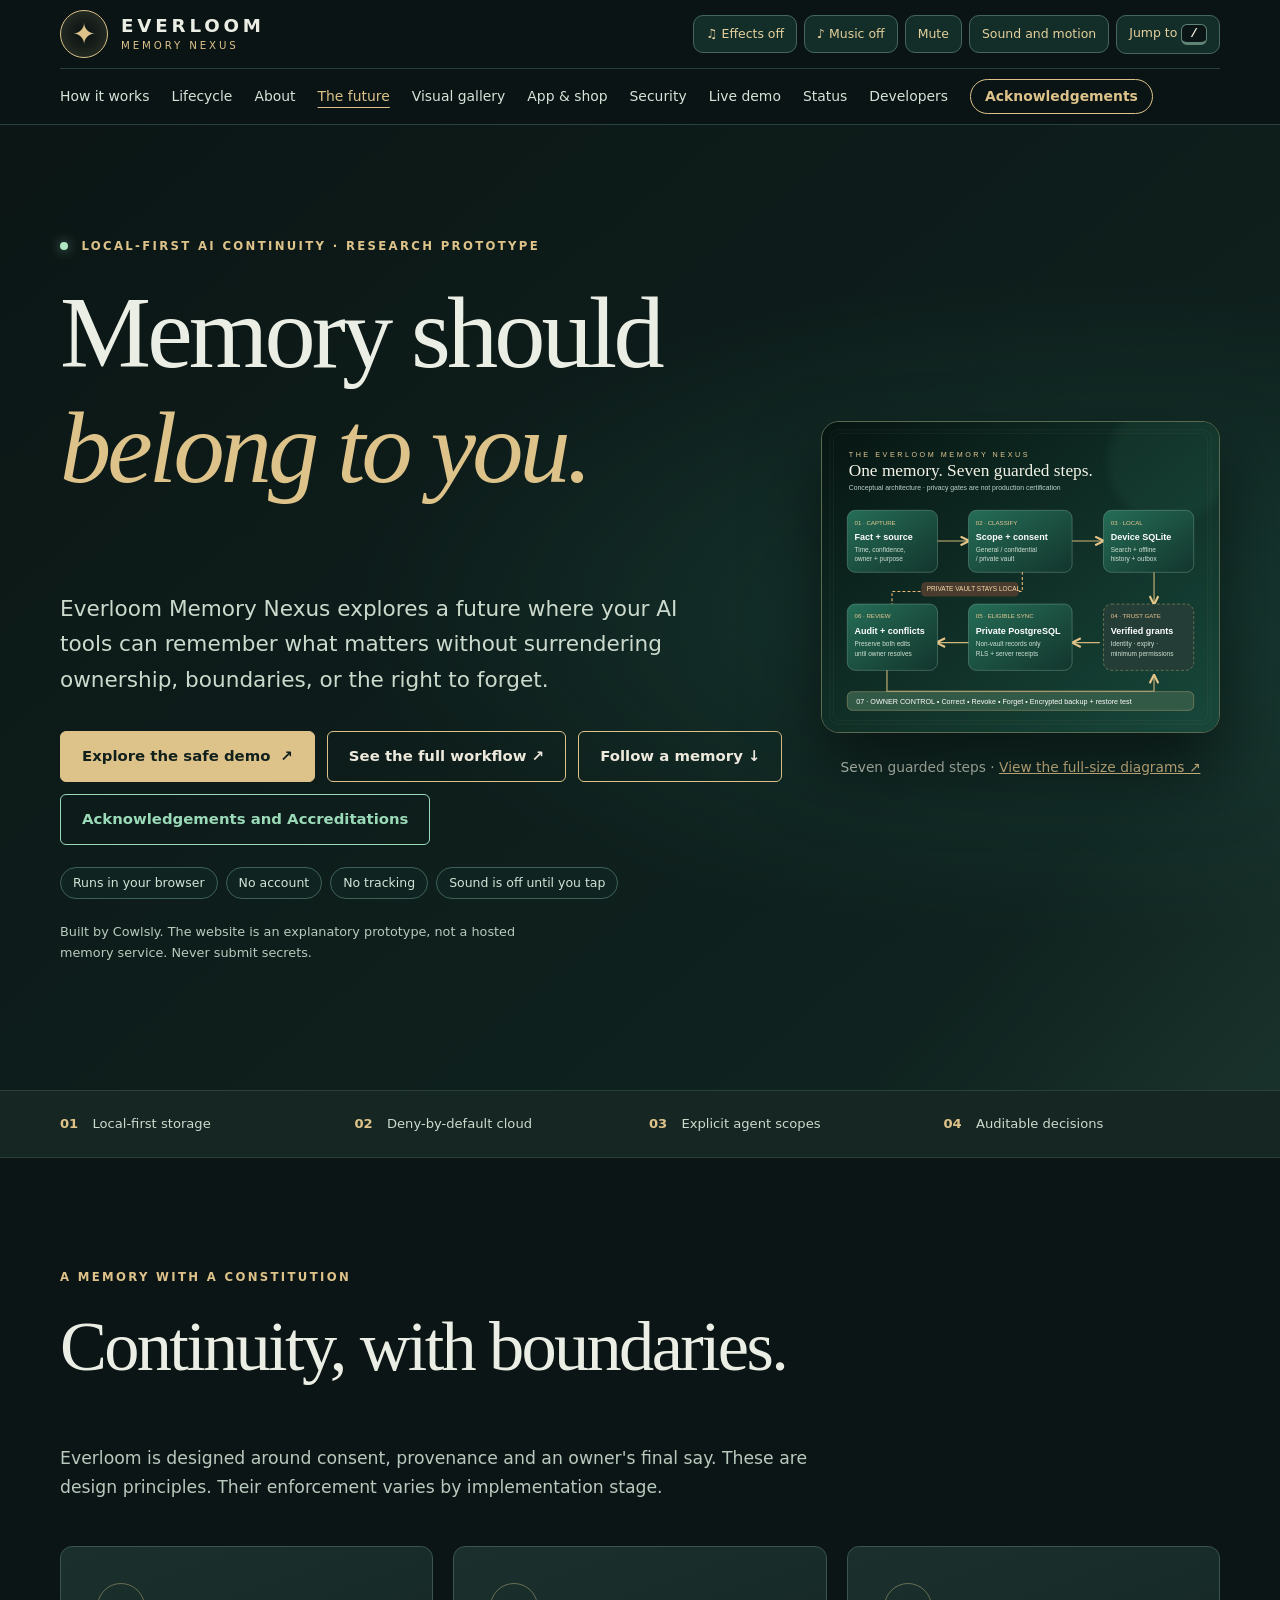
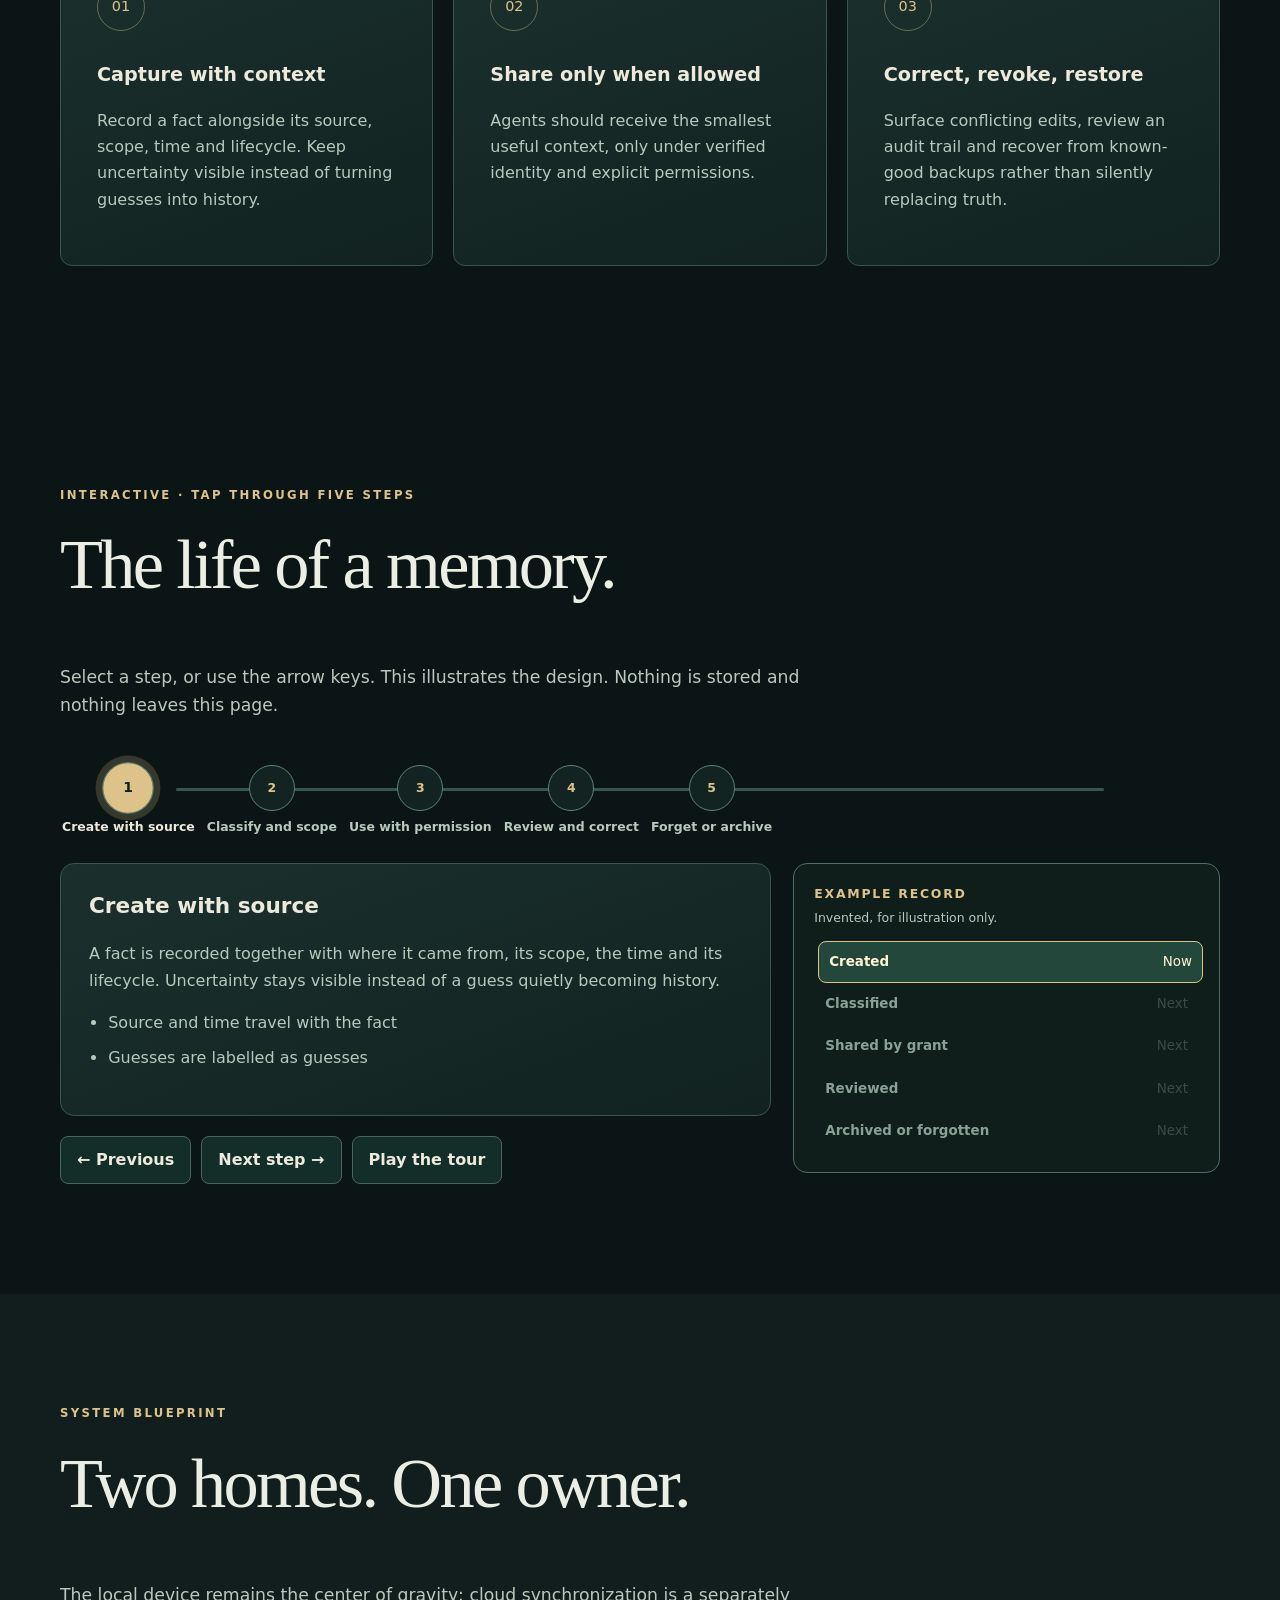
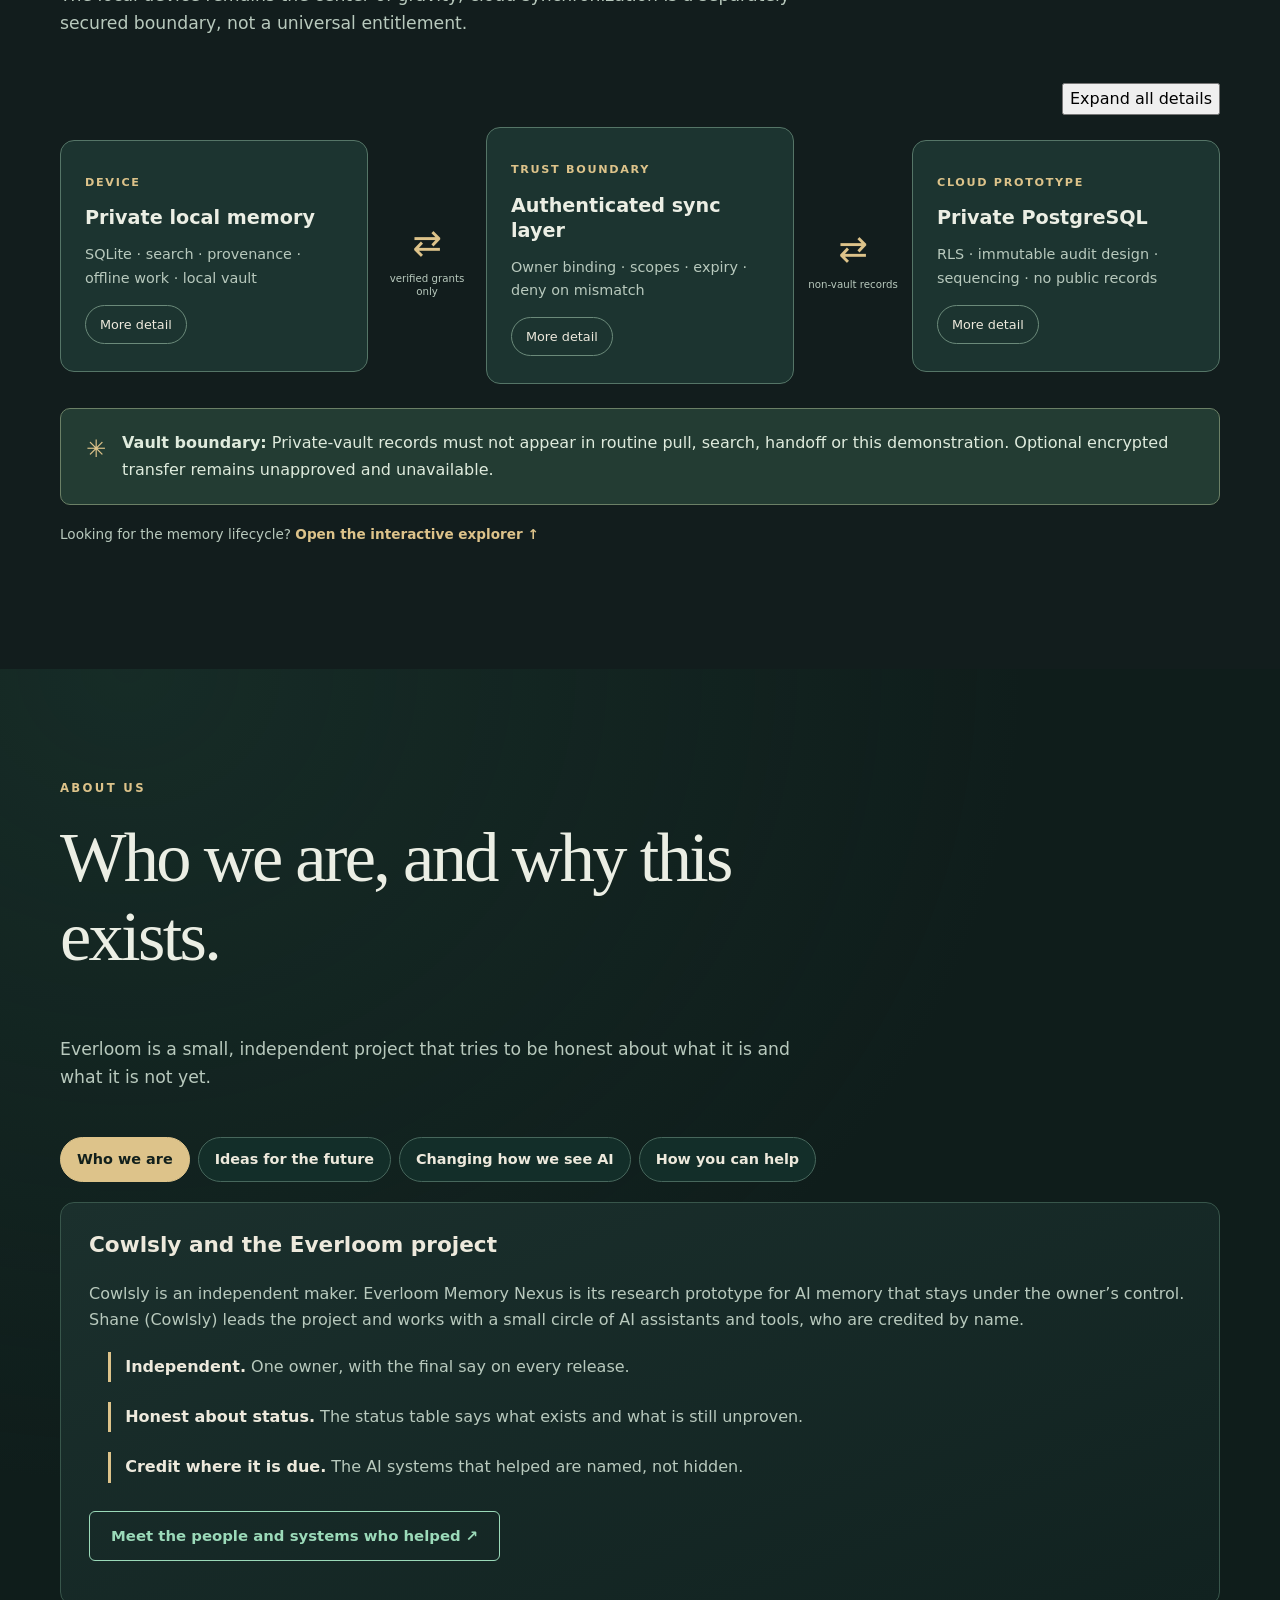
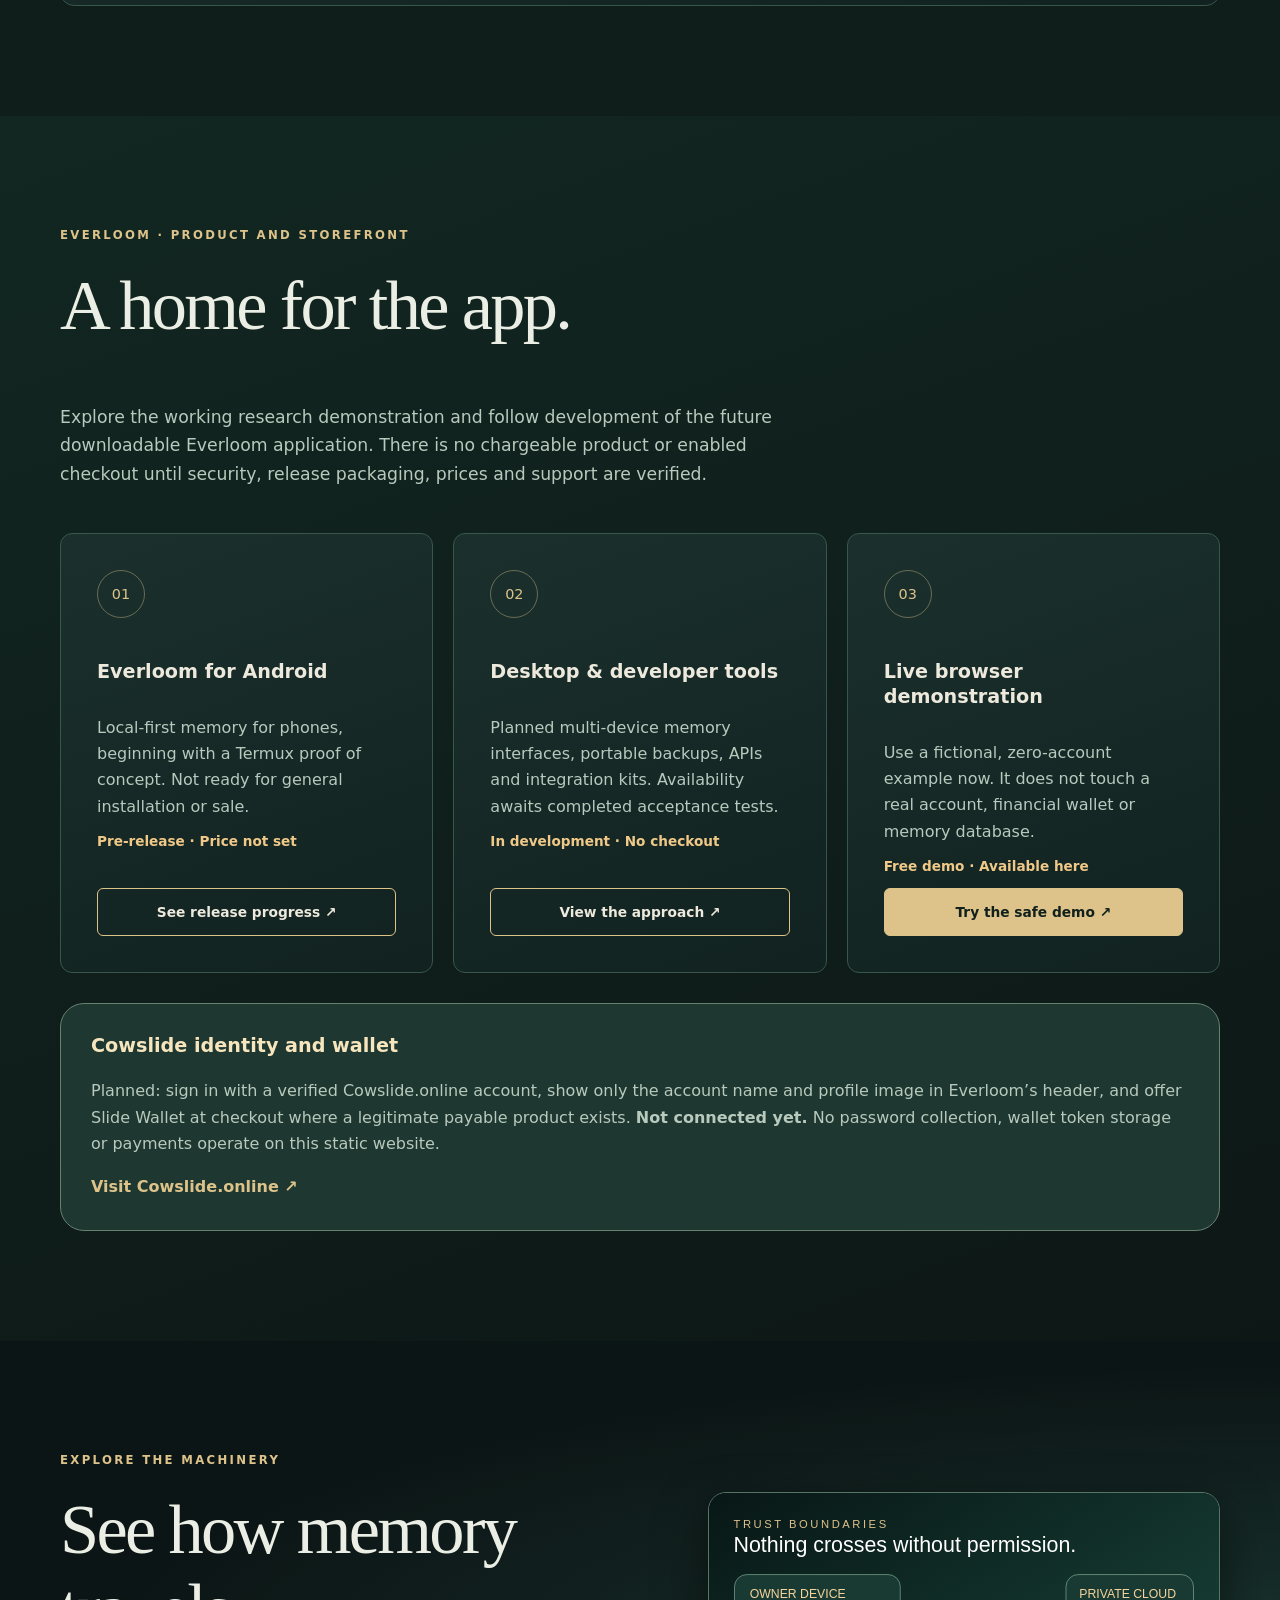
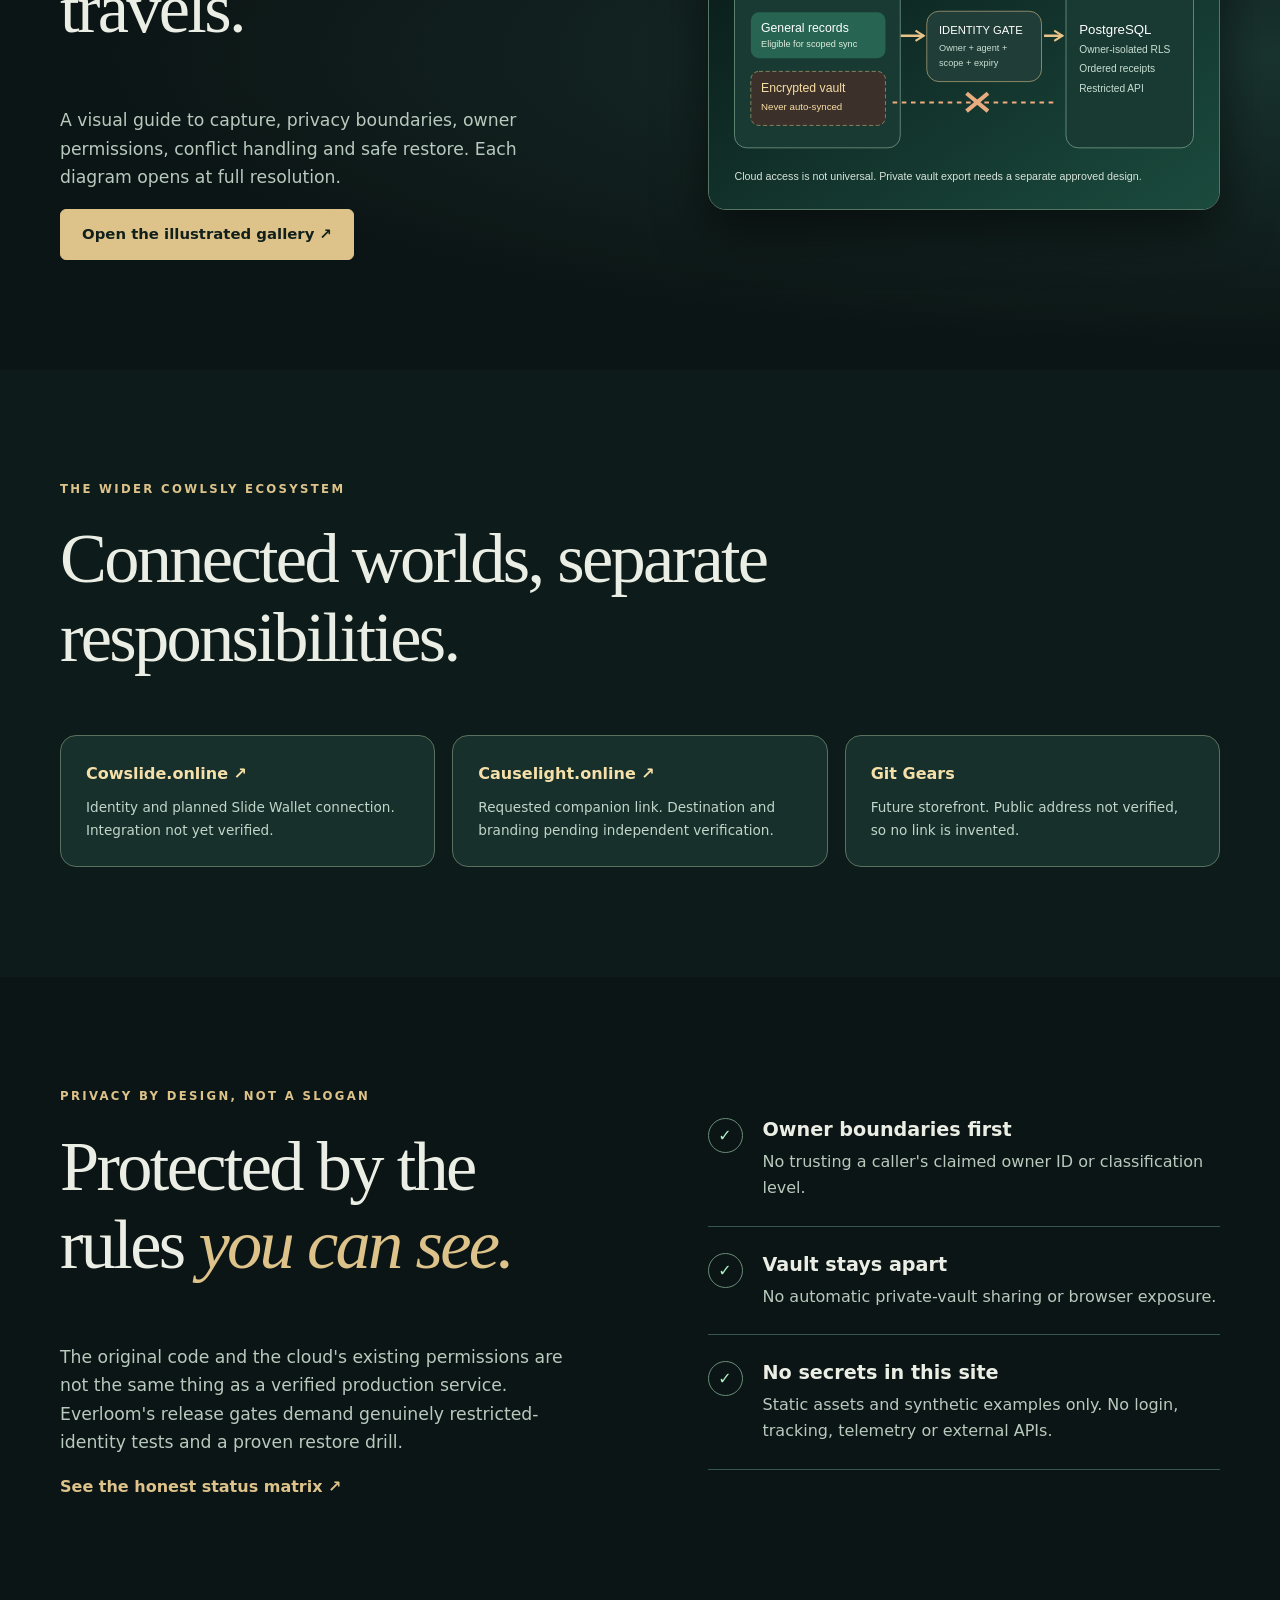
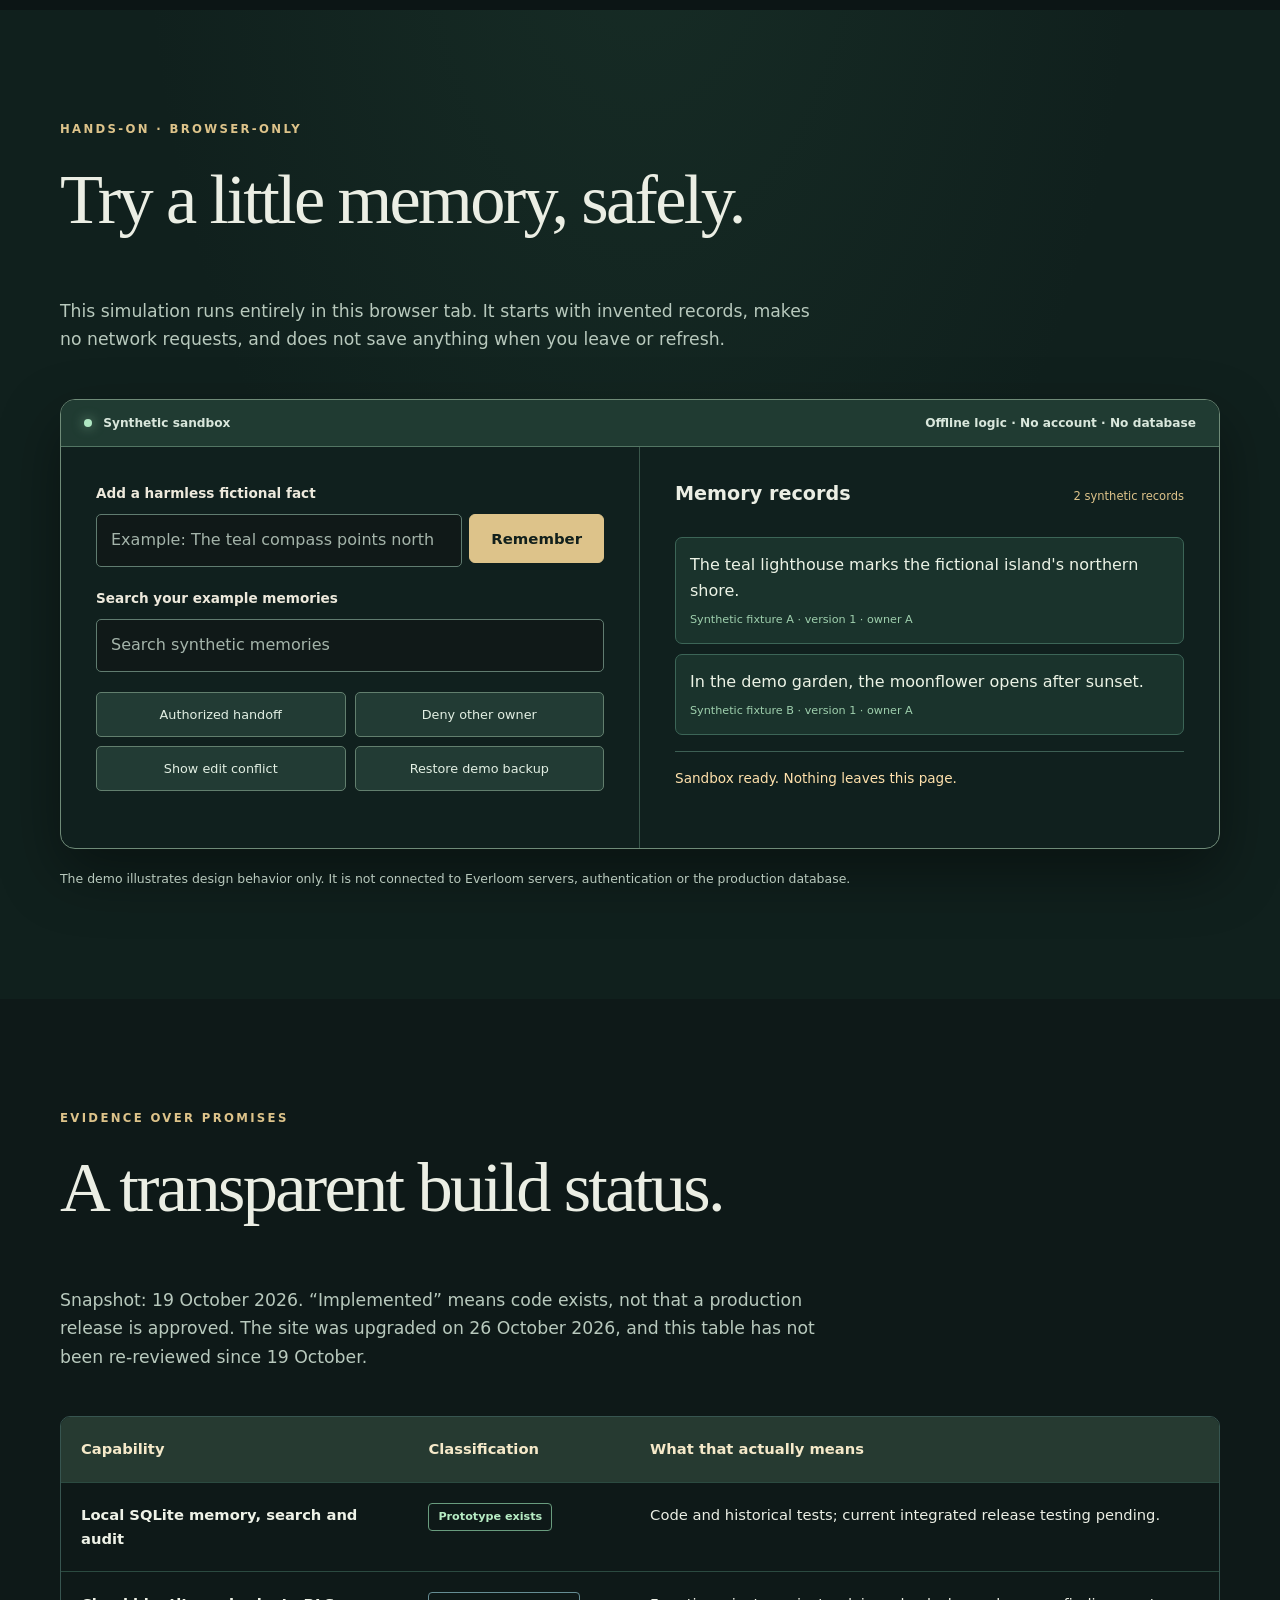
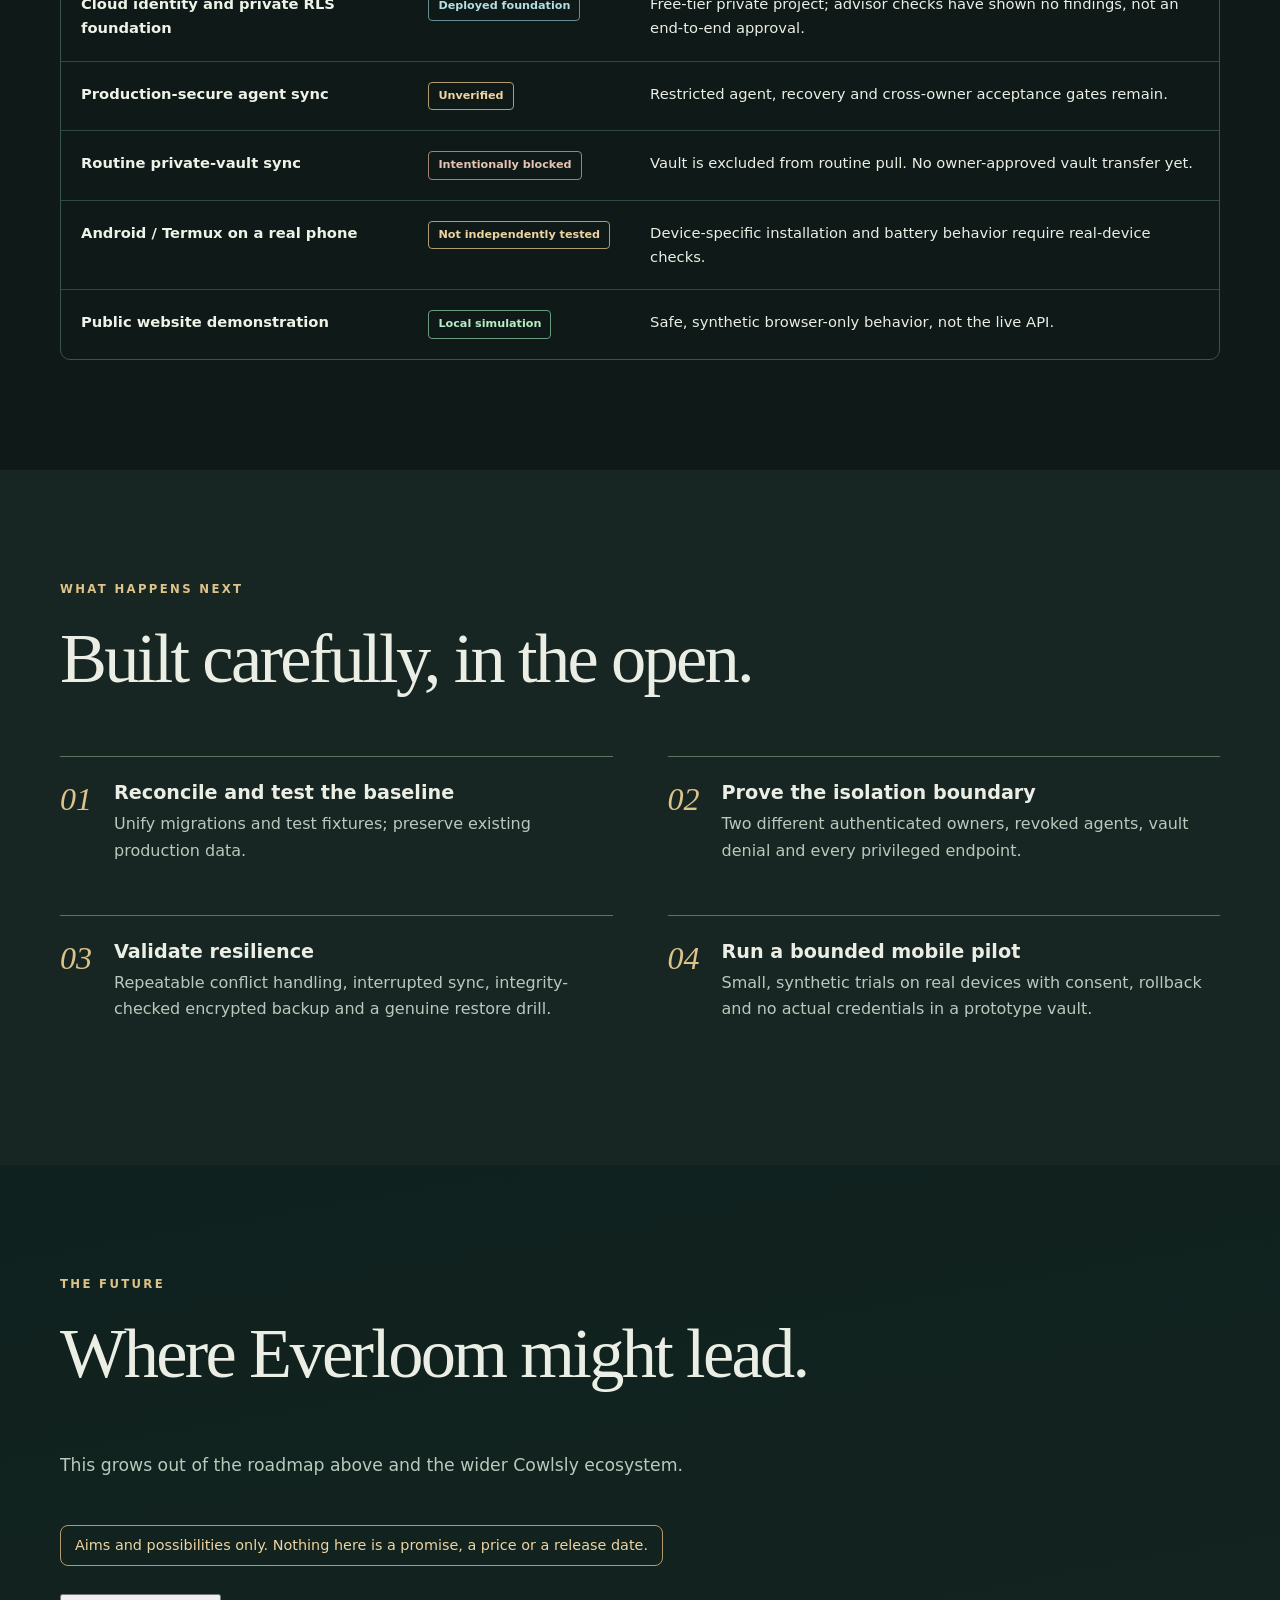
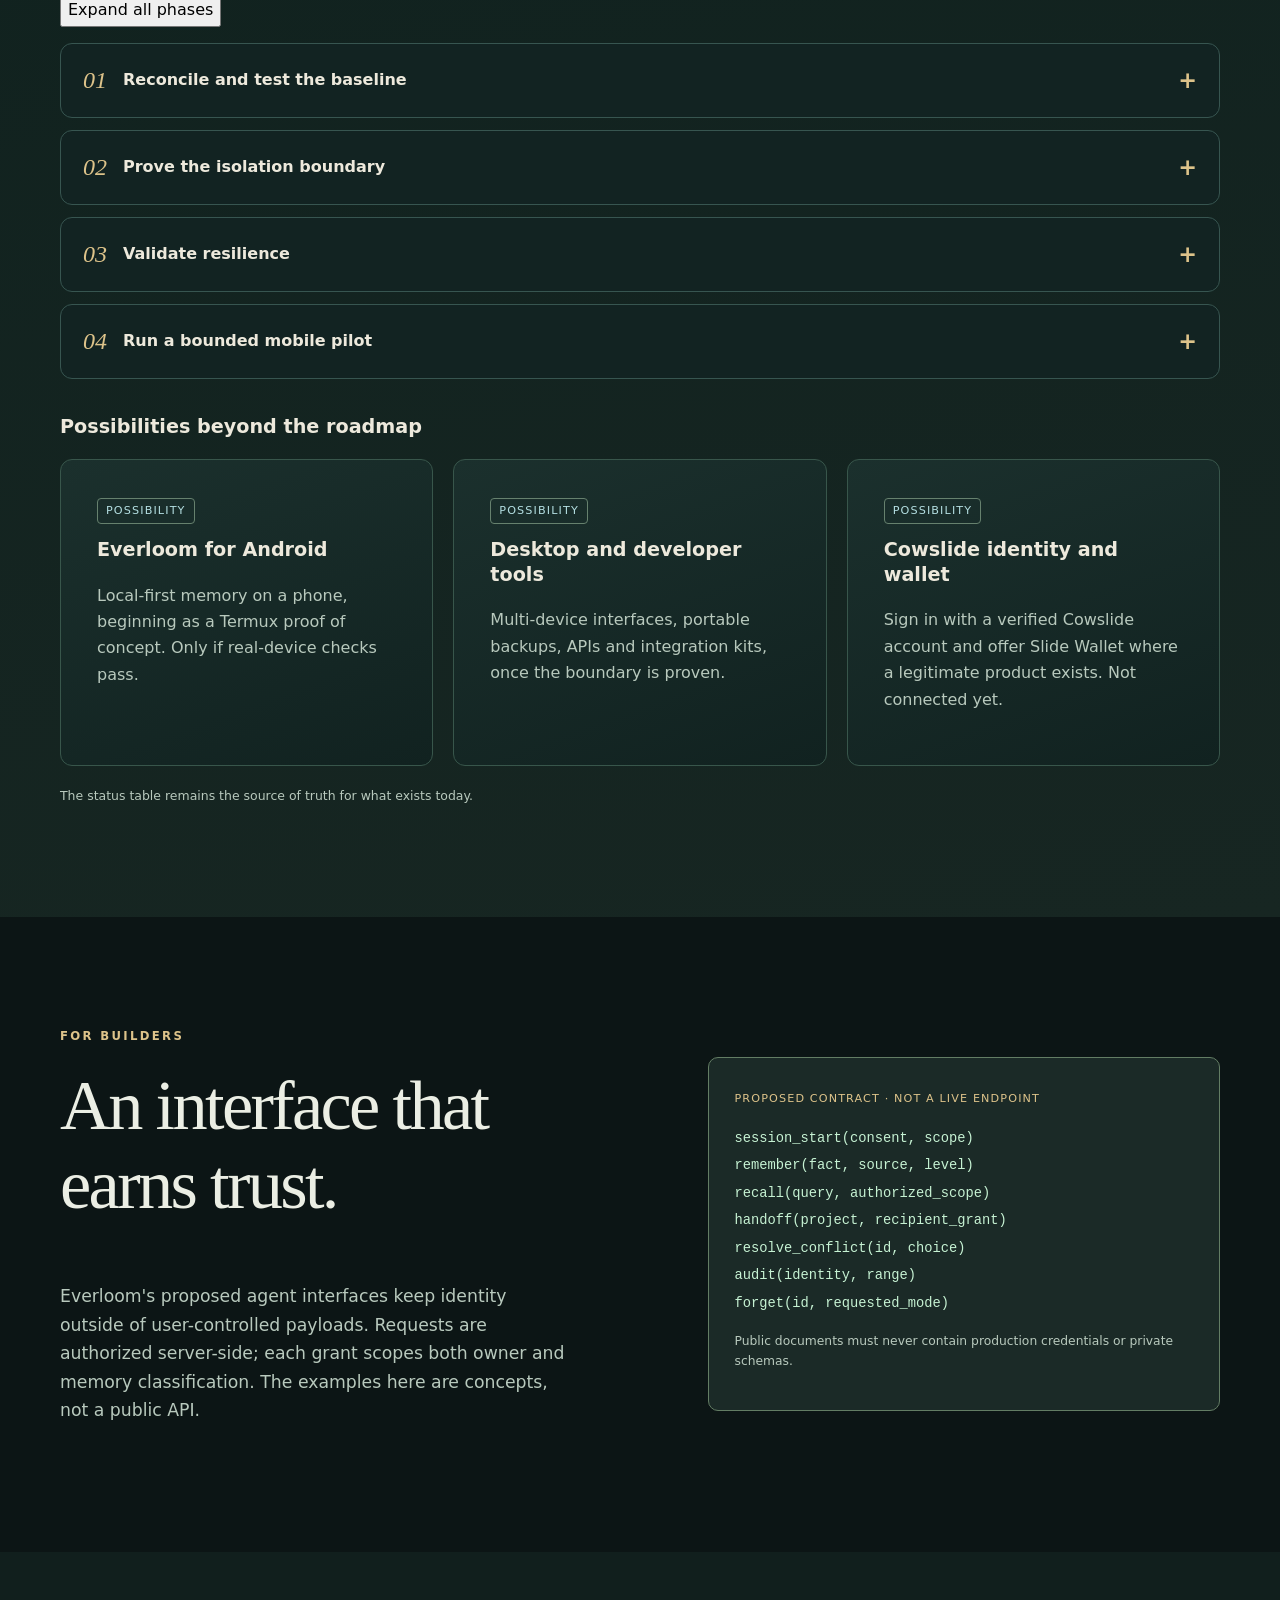
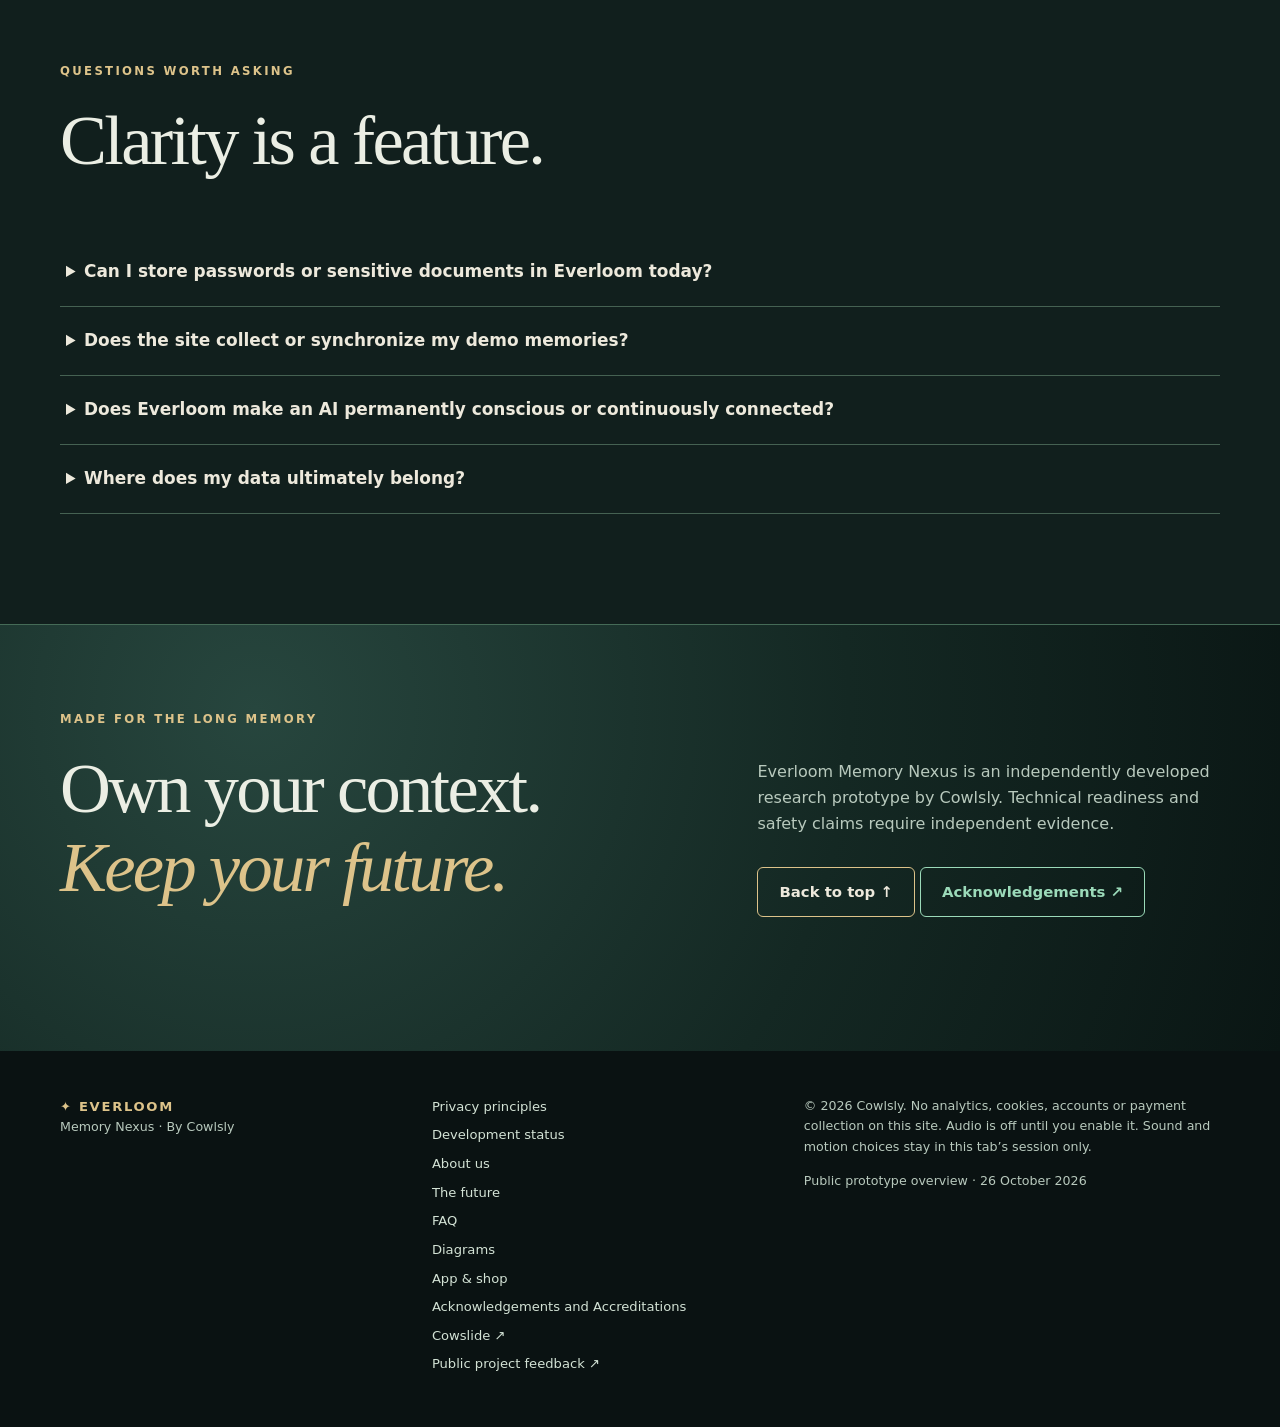
<file: index.html>
<!doctype html>
<html lang="en">
<head>
<meta charset="utf-8">
<meta name="viewport" content="width=device-width, initial-scale=1">
<meta name="theme-color" content="#0d1717">
<meta name="description" content="Everloom Memory Nexus is an experimental, owner-controlled memory architecture for local-first AI continuity. Explore the memory lifecycle, the safe demo, who we are, the roadmap and where it could lead.">
<meta property="og:type" content="website">
<meta property="og:title" content="Everloom Memory Nexus | Memory belongs to you">
<meta property="og:description" content="An experimental, local-first memory architecture with verified boundaries and an honest development status.">
<meta property="og:url" content="https://cowlsly.website/">
<meta property="og:image" content="https://cowlsly.website/og-card.svg">
<meta name="color-scheme" content="dark light">
<link rel="canonical" href="https://cowlsly.website/">
<link rel="icon" type="image/svg+xml" href="favicon.svg">
<link rel="stylesheet" href="styles.css">
<link rel="stylesheet" href="upgrade.css">
<title>Everloom Memory Nexus | Memory belongs to you</title>
<script>(function(){var e=document.documentElement;e.classList.add("js");try{var p=JSON.parse(sessionStorage.getItem("everloom.prefs")||"{}");var m=window.matchMedia&&matchMedia("(prefers-reduced-motion: reduce)").matches;var s=navigator.connection&&navigator.connection.saveData;if(m||s||p.calm)e.classList.add("calm")}catch(x){}setTimeout(function(){if(!e.classList.contains("ready"))e.classList.remove("js")},3000)})();</script>
<noscript><style>[hidden]{display:block!important}.node-toggle,.step-nav,.arch-tools{display:none}</style></noscript>
<script src="app.js" defer></script>
</head>
<body data-page="home">
<a class="skip" href="#main">Skip to main content</a>
<header class="masthead">
 <nav class="nav wrap" aria-label="Main navigation">
   <a class="brand" href="#home" aria-label="Everloom Memory Nexus home"><span class="mark" aria-hidden="true">✦</span><span><b>EVERLOOM</b><small>MEMORY NEXUS</small></span></a>
   <button class="menu-toggle" type="button" aria-controls="nav-links" aria-expanded="false" data-sfx="none">Menu <span aria-hidden="true">☰</span></button>
   <div id="nav-links" class="nav-links"><a href="#how">How it works</a><a href="#lifecycle">Lifecycle</a><a href="#about">About</a><a href="#future">The future</a><a href="gallery.html">Visual gallery</a><a href="#shop">App & shop</a><a href="#security">Security</a><a href="#demo">Live demo</a><a href="#status">Status</a><a href="#developers">Developers</a><a class="ack-link" href="acknowledgements.html">Acknowledgements</a></div>
   <div class="audio-controls" role="group" aria-label="Optional site audio and tools"><button type="button" id="sound-toggle" aria-pressed="false" title="Enable button effects" data-sfx="none">♫ Effects off</button><button type="button" id="music-toggle" aria-pressed="false" title="Enable gentle ambient music" data-sfx="none">♪ Music off</button><button type="button" data-act="mute" aria-pressed="false" data-sfx="none">Mute</button><button type="button" data-open="panel" aria-haspopup="dialog" data-sfx="none">Sound and motion</button><button type="button" data-open="jump" aria-haspopup="dialog" data-sfx="none">Jump to <kbd>/</kbd></button></div>
 </nav>
</header>
<main id="main">
<section class="hero" id="home" aria-labelledby="hero-title">
 <div class="aurora" aria-hidden="true"></div>
 <div class="wrap hero-grid">
  <div class="hero-copy">
   <p class="eyebrow"><span class="pulse" aria-hidden="true"></span> Local-first AI continuity · Research prototype</p>
   <h1 id="hero-title">Memory should <em>belong to you.</em></h1>
   <p class="lede">Everloom Memory Nexus explores a future where your AI tools can remember what matters without surrendering ownership, boundaries, or the right to forget.</p>
   <div class="actions"><a class="btn primary" href="#demo">Explore the safe demo <span aria-hidden="true">↗</span></a><a class="btn secondary" href="gallery.html">See the full workflow ↗</a><a class="btn secondary" href="#lifecycle">Follow a memory ↓</a><a class="btn ack" href="acknowledgements.html">Acknowledgements and Accreditations</a></div>
   <ul class="hero-kicker" aria-label="Site promises"><li>Runs in your browser</li><li>No account</li><li>No tracking</li><li>Sound is off until you tap</li></ul>
   <p class="hero-note">Built by Cowlsly. The website is an explanatory prototype, not a hosted memory service. Never submit secrets.</p>
  </div>
  <figure class="workflow-art"><a href="gallery.html" aria-label="Open the full visual workflow gallery"><img src="workflow-overview.svg" alt="Detailed illustrated Everloom workflow showing capture, classification, local SQLite, verified identity, non-vault cloud sync, audit, and owner control" width="1100" height="860"></a><figcaption>Seven guarded steps · <a href="gallery.html">View the full-size diagrams ↗</a></figcaption></figure>
 </div>
</section>
<section class="trustbar"><div class="wrap trust-grid"><span><b>01</b> Local-first storage</span><span><b>02</b> Deny-by-default cloud</span><span><b>03</b> Explicit agent scopes</span><span><b>04</b> Auditable decisions</span></div></section>
<section class="section" id="how">
 <div class="wrap"><div class="section-heading"><p class="eyebrow">A memory with a constitution</p><h2>Continuity, with boundaries.</h2><p>Everloom is designed around consent, provenance and an owner's final say. These are design principles. Their enforcement varies by implementation stage.</p></div>
  <div class="cards three">
   <article class="tile"><span class="tile-icon">01</span><h3>Capture with context</h3><p>Record a fact alongside its source, scope, time and lifecycle. Keep uncertainty visible instead of turning guesses into history.</p></article>
   <article class="tile"><span class="tile-icon">02</span><h3>Share only when allowed</h3><p>Agents should receive the smallest useful context, only under verified identity and explicit permissions.</p></article>
   <article class="tile"><span class="tile-icon">03</span><h3>Correct, revoke, restore</h3><p>Surface conflicting edits, review an audit trail and recover from known-good backups rather than silently replacing truth.</p></article>
  </div>
 </div>
</section>
<section class="section lifecycle-section" id="lifecycle" aria-labelledby="lc-title"><div class="wrap">
<div class="section-heading"><p class="eyebrow">Interactive · Tap through five steps</p><h2 id="lc-title">The life of a memory.</h2><p>Select a step, or use the arrow keys. This illustrates the design. Nothing is stored and nothing leaves this page.</p></div>
<div class="tabs lc-explorer">
 <div class="lc-track" role="tablist" aria-label="Memory lifecycle steps">
  <button type="button" role="tab" id="lc-tab-1" aria-controls="lc-panel-1" aria-selected="true"><span class="dot">1</span><span class="lc-label">Create with source</span></button>
  <button type="button" role="tab" id="lc-tab-2" aria-controls="lc-panel-2" aria-selected="false" tabindex="-1"><span class="dot">2</span><span class="lc-label">Classify and scope</span></button>
  <button type="button" role="tab" id="lc-tab-3" aria-controls="lc-panel-3" aria-selected="false" tabindex="-1"><span class="dot">3</span><span class="lc-label">Use with permission</span></button>
  <button type="button" role="tab" id="lc-tab-4" aria-controls="lc-panel-4" aria-selected="false" tabindex="-1"><span class="dot">4</span><span class="lc-label">Review and correct</span></button>
  <button type="button" role="tab" id="lc-tab-5" aria-controls="lc-panel-5" aria-selected="false" tabindex="-1"><span class="dot">5</span><span class="lc-label">Forget or archive</span></button>
 </div>
 <div class="lc-body">
  <div>
   <div class="tabpanel" role="tabpanel" id="lc-panel-1" aria-labelledby="lc-tab-1"><h3>Create with source</h3><p>A fact is recorded together with where it came from, its scope, the time and its lifecycle. Uncertainty stays visible instead of a guess quietly becoming history.</p><ul><li>Source and time travel with the fact</li><li>Guesses are labelled as guesses</li></ul></div>
   <div class="tabpanel" role="tabpanel" id="lc-panel-2" aria-labelledby="lc-tab-2" hidden><h3>Classify and scope</h3><p>Each memory belongs to an owner and carries a classification. The private vault is a separate class that stays on the device and out of routine pull, search and handoff.</p><ul><li>Owner and classification are set by the system, not claimed by a caller</li><li>Vault records have no ordinary cloud route</li></ul></div>
   <div class="tabpanel" role="tabpanel" id="lc-panel-3" aria-labelledby="lc-tab-3" hidden><h3>Use with permission</h3><p>An agent should receive the smallest useful context, and only under a verified identity and an explicit grant. A grant scopes both the owner and the classification, and a mismatch is denied.</p><ul><li>Grants can expire and can be revoked</li><li>Every decision is meant to leave an audit trail</li></ul></div>
   <div class="tabpanel" role="tabpanel" id="lc-panel-4" aria-labelledby="lc-tab-4" hidden><h3>Review and correct</h3><p>When two edits disagree, both versions are kept and shown side by side for the owner to settle. Corrections are visible in the audit trail, and nothing is silently overwritten.</p><ul><li>Conflicts are surfaced, not hidden</li><li>The owner has the final say</li></ul></div>
   <div class="tabpanel" role="tabpanel" id="lc-panel-5" aria-labelledby="lc-tab-5" hidden><h3>Forget or archive</h3><p>The owner can ask for a memory to be forgotten or archived, and can restore from a known-good backup.</p><p class="lc-note">Retention, deletion and backup restore still need separate end-to-end acceptance tests before any production use.</p></div>
   <div class="step-nav"><button type="button" data-lc="prev" data-sfx="none">← Previous</button><button type="button" data-lc="next" data-sfx="none">Next step →</button><button type="button" data-tour aria-pressed="false" data-sfx="none">Play the tour</button></div>
  </div>
  <aside class="rec" aria-label="Example record, invented for illustration"><h4>Example record</h4><p>Invented, for illustration only.</p>
   <ul id="lc-rec"><li data-state="now"><b>Created</b><span>Now</span></li><li data-state="todo"><b>Classified</b><span>Next</span></li><li data-state="todo"><b>Shared by grant</b><span>Next</span></li><li data-state="todo"><b>Reviewed</b><span>Next</span></li><li data-state="todo"><b>Archived or forgotten</b><span>Next</span></li></ul>
  </aside>
 </div>
</div>
</div></section>
<section class="section architecture" id="architecture">
 <div class="wrap">
 <div class="section-heading"><p class="eyebrow">System blueprint</p><h2>Two homes. One owner.</h2><p>The local device remains the center of gravity; cloud synchronization is a separately secured boundary, not a universal entitlement.</p></div>
 <div class="arch-tools"><button type="button" id="arch-all" aria-pressed="false" data-sfx="none">Expand all details</button></div>
 <div class="arch-grid" aria-label="Conceptual architecture">
  <div class="arch-node"><span class="node-tag">DEVICE</span><h3>Private local memory</h3><p>SQLite · search · provenance · offline work · local vault</p><button type="button" class="node-toggle" aria-expanded="false" aria-controls="nm-1">More detail</button><div class="node-more" id="nm-1" hidden><p>Memory is kept on the device first, with its source and an audit trail, and it keeps working offline. The private vault is stored encrypted and stays here, outside routine sync.</p></div></div>
  <div class="arch-arrow" aria-hidden="true"><span>⇄</span><small>verified grants only</small></div>
  <div class="arch-node"><span class="node-tag">TRUST BOUNDARY</span><h3>Authenticated sync layer</h3><p>Owner binding · scopes · expiry · deny on mismatch</p><button type="button" class="node-toggle" aria-expanded="false" aria-controls="nm-2">More detail</button><div class="node-more" id="nm-2" hidden><p>Identity is decided on the server side and never taken from the caller’s own request. Each grant is scoped to an owner and a classification, and anything that does not match is denied.</p></div></div>
  <div class="arch-arrow" aria-hidden="true"><span>⇄</span><small>non-vault records</small></div>
  <div class="arch-node"><span class="node-tag">CLOUD PROTOTYPE</span><h3>Private PostgreSQL</h3><p>RLS · immutable audit design · sequencing · no public records</p><button type="button" class="node-toggle" aria-expanded="false" aria-controls="nm-3">More detail</button><div class="node-more" id="nm-3" hidden><p>A private prototype database with row level security and an audit design. It holds no public records and is not an approved production service.</p></div></div>
 </div>
 <div class="boundary"><span aria-hidden="true">✳</span><p><b>Vault boundary:</b> Private-vault records must not appear in routine pull, search, handoff or this demonstration. Optional encrypted transfer remains unapproved and unavailable.</p></div>
 <p class="lc-foot">Looking for the memory lifecycle? <a class="text-link" href="#lifecycle">Open the interactive explorer ↑</a></p>
 </div>
</section>
<section class="section about-section" id="about" aria-labelledby="about-title"><div class="wrap">
<div class="section-heading"><p class="eyebrow">About us</p><h2 id="about-title">Who we are, and why this exists.</h2><p>Everloom is a small, independent project that tries to be honest about what it is and what it is not yet.</p></div>
<div class="tabs pills about-tabs">
 <div role="tablist" aria-label="About Everloom">
  <button type="button" role="tab" id="ab-tab-1" aria-controls="ab-panel-1" aria-selected="true">Who we are</button>
  <button type="button" role="tab" id="ab-tab-2" aria-controls="ab-panel-2" aria-selected="false" tabindex="-1">Ideas for the future</button>
  <button type="button" role="tab" id="ab-tab-3" aria-controls="ab-panel-3" aria-selected="false" tabindex="-1">Changing how we see AI</button>
  <button type="button" role="tab" id="ab-tab-4" aria-controls="ab-panel-4" aria-selected="false" tabindex="-1">How you can help</button>
 </div>
 <div class="tabpanel" role="tabpanel" id="ab-panel-1" aria-labelledby="ab-tab-1"><h3>Cowlsly and the Everloom project</h3><p>Cowlsly is an independent maker. Everloom Memory Nexus is its research prototype for AI memory that stays under the owner’s control. Shane (Cowlsly) leads the project and works with a small circle of AI assistants and tools, who are credited by name.</p><ul class="pillars"><li><b>Independent.</b> One owner, with the final say on every release.</li><li><b>Honest about status.</b> The status table says what exists and what is still unproven.</li><li><b>Credit where it is due.</b> The AI systems that helped are named, not hidden.</li></ul><p class="help-cta"><a class="btn ack" href="acknowledgements.html">Meet the people and systems who helped ↗</a></p></div>
 <div class="tabpanel" role="tabpanel" id="ab-panel-2" aria-labelledby="ab-tab-2" hidden><h3>Project ideas for the future</h3><p>These are ideas we want to explore, not promises.</p><ul><li>Memory that follows its owner across a phone and a desktop</li><li>Portable, integrity-checked backups the owner can keep</li><li>A scoped handoff, so one AI tool can pass context to another without seeing more than it should</li><li>A verified Cowslide identity and wallet, where a legitimate product exists</li><li>Developer kits, once the isolation boundary has been proven</li></ul><p><a class="text-link" href="#future">See where it might lead ↓</a></p></div>
 <div class="tabpanel" role="tabpanel" id="ab-panel-3" aria-labelledby="ab-tab-3" hidden><h3>A different way to see AI</h3><p>Many people picture AI memory as something a company holds about them somewhere else. Everloom explores the opposite picture: memory is yours, like a document you keep, and an AI tool only borrows the part you choose to lend it.</p><ul class="pillars"><li><b>Ownership.</b> The owner decides where memory lives, who can read it and when it goes.</li><li><b>Consent.</b> Access is explicit, scoped and able to be revoked.</li><li><b>Forgetting is a feature.</b> A good memory can also correct itself and let go.</li><li><b>Plain claims.</b> Everloom is bounded software. It does not make an AI conscious.</li></ul><p>If the idea works, it could help people trust AI tools for the right reasons. That is an aim, and it needs evidence first.</p></div>
 <div class="tabpanel" role="tabpanel" id="ab-panel-4" aria-labelledby="ab-tab-4" hidden><h3>How you can help</h3><ul class="help-list"><li><span>1</span><div><b>Read the status.</b> Check the <a class="text-link" href="#status">honest status table</a> and tell us if anything is unclear.</div></li><li><span>2</span><div><b>Try the safe demo.</b> The <a class="text-link" href="#demo">browser-only demo</a> uses invented records and sends nothing.</div></li><li><span>3</span><div><b>Give public feedback.</b> Tell us what worked and what confused you on the public feedback page.</div></li><li><span>4</span><div><b>Suggest ideas.</b> Share a suggestion on the same public page. Please never post secrets or personal data there.</div></li><li><span>5</span><div><b>Follow progress.</b> This site’s status table and its dated overview show what has changed.</div></li></ul><p class="help-cta"><a class="btn primary" href="https://github.com/Cowlsly/everloom-universal/issues" target="_blank" rel="noopener noreferrer">Public project feedback ↗</a></p></div>
</div>
</div></section>
<section class="section shop-section" id="shop" aria-labelledby="shop-title"><div class="wrap">
<div class="section-heading"><p class="eyebrow">Everloom · Product and storefront</p><h2 id="shop-title">A home for the app.</h2><p>Explore the working research demonstration and follow development of the future downloadable Everloom application. There is no chargeable product or enabled checkout until security, release packaging, prices and support are verified.</p></div>
<div class="cards three shop-cards"><article class="tile"><span class="tile-icon">01</span><h3>Everloom for Android</h3><p>Local-first memory for phones, beginning with a Termux proof of concept. Not ready for general installation or sale.</p><p class="product-state">Pre-release · Price not set</p><a class="btn secondary" href="#status">See release progress ↗</a></article>
<article class="tile"><span class="tile-icon">02</span><h3>Desktop & developer tools</h3><p>Planned multi-device memory interfaces, portable backups, APIs and integration kits. Availability awaits completed acceptance tests.</p><p class="product-state">In development · No checkout</p><a class="btn secondary" href="#developers">View the approach ↗</a></article>
<article class="tile"><span class="tile-icon">03</span><h3>Live browser demonstration</h3><p>Use a fictional, zero-account example now. It does not touch a real account, financial wallet or memory database.</p><p class="product-state">Free demo · Available here</p><a class="btn primary" href="#demo">Try the safe demo ↗</a></article></div>
<div class="integration-note"><h3>Cowslide identity and wallet</h3><p>Planned: sign in with a verified Cowslide.online account, show only the account name and profile image in Everloom’s header, and offer Slide Wallet at checkout where a legitimate payable product exists. <strong>Not connected yet.</strong> No password collection, wallet token storage or payments operate on this static website.</p><a class="text-link" href="https://cowslide.online/" target="_blank" rel="noopener noreferrer">Visit Cowslide.online ↗</a></div>
</div></section>
<section class="section gallery-teaser" id="visuals"><div class="wrap split"><div><p class="eyebrow">Explore the machinery</p><h2>See how memory travels.</h2><p class="section-copy">A visual guide to capture, privacy boundaries, owner permissions, conflict handling and safe restore. Each diagram opens at full resolution.</p><a class="btn primary" href="gallery.html">Open the illustrated gallery ↗</a></div><a class="visual-tile" href="gallery.html" aria-label="Explore visual diagrams"><img src="trust-boundaries.svg" alt="Diagram separating local device, identity gate and private cloud, with a blocked vault pathway" loading="lazy" width="1000" height="620"></a></div></section>
<section class="section partners" id="partners"><div class="wrap"><div class="section-heading"><p class="eyebrow">The wider Cowlsly ecosystem</p><h2>Connected worlds, separate responsibilities.</h2></div><div class="partner-links"><a href="https://cowslide.online/" rel="noopener noreferrer" target="_blank"><b>Cowslide.online ↗</b><span>Identity and planned Slide Wallet connection. Integration not yet verified.</span></a><a href="https://causelight.online/" rel="noopener noreferrer" target="_blank"><b>Causelight.online ↗</b><span>Requested companion link. Destination and branding pending independent verification.</span></a><div><b>Git Gears</b><span>Future storefront. Public address not verified, so no link is invented.</span></div></div></div></section>
<section class="section" id="security">
 <div class="wrap split"><div><p class="eyebrow">Privacy by design, not a slogan</p><h2>Protected by the rules <em>you can see.</em></h2><p class="section-copy">The original code and the cloud's existing permissions are not the same thing as a verified production service. Everloom's release gates demand genuinely restricted-identity tests and a proven restore drill.</p><a class="text-link" href="#status">See the honest status matrix <span aria-hidden="true">↗</span></a></div>
 <div class="security-list">
 <div><span class="check-icon">✓</span><div><h3>Owner boundaries first</h3><p>No trusting a caller's claimed owner ID or classification level.</p></div></div>
 <div><span class="check-icon">✓</span><div><h3>Vault stays apart</h3><p>No automatic private-vault sharing or browser exposure.</p></div></div>
 <div><span class="check-icon">✓</span><div><h3>No secrets in this site</h3><p>Static assets and synthetic examples only. No login, tracking, telemetry or external APIs.</p></div></div>
 </div></div>
</section>
<section class="section demo-section" id="demo">
<div class="wrap">
<div class="section-heading"><p class="eyebrow">Hands-on · Browser-only</p><h2>Try a little memory, safely.</h2><p>This simulation runs entirely in this browser tab. It starts with invented records, makes no network requests, and does not save anything when you leave or refresh.</p></div>
<div class="demo-shell">
 <div class="demo-head"><span><span class="pulse" aria-hidden="true"></span> Synthetic sandbox</span><span>Offline logic · No account · No database</span></div>
 <div class="demo-body">
  <div class="demo-editor"><label for="fact">Add a harmless fictional fact</label><div class="field-group"><input id="fact" type="text" maxlength="160" autocomplete="off" placeholder="Example: The teal compass points north"><button type="button" id="remember" class="btn primary" data-sfx="none">Remember</button></div>
  <label for="filter">Search your example memories</label><input id="filter" type="search" placeholder="Search synthetic memories" autocomplete="off">
  <div class="demo-toolbar"><button type="button" id="handoff" data-sfx="none">Authorized handoff</button><button type="button" id="deny" data-sfx="none">Deny other owner</button><button type="button" id="conflict" data-sfx="none">Show edit conflict</button><button type="button" id="restore" data-sfx="none">Restore demo backup</button></div></div>
  <div class="demo-output"><div class="output-title"><h3>Memory records</h3><span id="count">2 synthetic records</span></div><ul id="records" class="records"></ul><p id="event" class="event" role="status" aria-live="polite">Sandbox ready. Nothing leaves this page.</p></div>
 </div>
</div>
<p class="demo-disclaimer">The demo illustrates design behavior only. It is not connected to Everloom servers, authentication or the production database.</p>
</div>
</section>
<section class="section status-section" id="status">
<div class="wrap"><div class="section-heading"><p class="eyebrow">Evidence over promises</p><h2>A transparent build status.</h2><p>Snapshot: 19 October 2026. “Implemented” means code exists, not that a production release is approved. The site was upgraded on 26 October 2026, and this table has not been re-reviewed since 19 October.</p></div>
<div class="table-scroll"><table><caption>Everloom development status as evidenced or conservatively qualified</caption><thead><tr><th scope="col">Capability</th><th scope="col">Classification</th><th scope="col">What that actually means</th></tr></thead><tbody>
<tr><th scope="row">Local SQLite memory, search and audit</th><td><span class="status implemented">Prototype exists</span></td><td>Code and historical tests; current integrated release testing pending.</td></tr>
<tr><th scope="row">Cloud identity and private RLS foundation</th><td><span class="status foundation">Deployed foundation</span></td><td>Free-tier private project; advisor checks have shown no findings, not an end-to-end approval.</td></tr>
<tr><th scope="row">Production-secure agent sync</th><td><span class="status pending">Unverified</span></td><td>Restricted agent, recovery and cross-owner acceptance gates remain.</td></tr>
<tr><th scope="row">Routine private-vault sync</th><td><span class="status disabled">Intentionally blocked</span></td><td>Vault is excluded from routine pull. No owner-approved vault transfer yet.</td></tr>
<tr><th scope="row">Android / Termux on a real phone</th><td><span class="status pending">Not independently tested</span></td><td>Device-specific installation and battery behavior require real-device checks.</td></tr>
<tr><th scope="row">Public website demonstration</th><td><span class="status implemented">Local simulation</span></td><td>Safe, synthetic browser-only behavior, not the live API.</td></tr>
</tbody></table></div></div>
</section>
<section class="section roadmap-section" id="roadmap">
<div class="wrap"><div class="section-heading"><p class="eyebrow">What happens next</p><h2>Built carefully, in the open.</h2></div>
<ol class="roadmap"><li><span>01</span><div><h3>Reconcile and test the baseline</h3><p>Unify migrations and test fixtures; preserve existing production data.</p></div></li><li><span>02</span><div><h3>Prove the isolation boundary</h3><p>Two different authenticated owners, revoked agents, vault denial and every privileged endpoint.</p></div></li><li><span>03</span><div><h3>Validate resilience</h3><p>Repeatable conflict handling, interrupted sync, integrity-checked encrypted backup and a genuine restore drill.</p></div></li><li><span>04</span><div><h3>Run a bounded mobile pilot</h3><p>Small, synthetic trials on real devices with consent, rollback and no actual credentials in a prototype vault.</p></div></li></ol></div>
</section>
<section class="section future-section" id="future" aria-labelledby="future-title"><div class="wrap">
<div class="section-heading"><p class="eyebrow">The future</p><h2 id="future-title">Where Everloom might lead.</h2><p>This grows out of the roadmap above and the wider Cowlsly ecosystem.</p></div>
<p class="aim-note">Aims and possibilities only. Nothing here is a promise, a price or a release date.</p>
<div class="btn-row" style="margin-bottom:16px"><button type="button" id="future-all" aria-pressed="false" data-sfx="none">Expand all phases</button></div>
<div class="phases">
<details><summary><i>01</i> Reconcile and test the baseline</summary><div class="body"><p><b>The aim.</b> One tested foundation, with earlier work and the cloud prototype agreeing.</p><p><b>If it goes well.</b> Later steps can build on firm ground instead of assumptions.</p><p><b>Still unproven.</b> Current integrated release testing is pending, as the status table says.</p></div></details>
<details><summary><i>02</i> Prove the isolation boundary</summary><div class="body"><p><b>The aim.</b> Show that one owner can never reach another owner’s memory, even through a revoked agent.</p><p><b>If it goes well.</b> A safer base for letting more than one AI tool work with the same memory.</p><p><b>Still unproven.</b> Restricted-identity and cross-owner tests remain open gates.</p></div></details>
<details><summary><i>03</i> Validate resilience</summary><div class="body"><p><b>The aim.</b> Handle conflicts and interrupted sync calmly, and prove a genuine restore from backup.</p><p><b>If it goes well.</b> Owners could trust that a memory survives a bad day.</p><p><b>Still unproven.</b> The restore drill has not been completed.</p></div></details>
<details><summary><i>04</i> Run a bounded mobile pilot</summary><div class="body"><p><b>The aim.</b> Small, synthetic trials on real phones, with consent and a way to roll back.</p><p><b>If it goes well.</b> A path towards Everloom for Android and, later, desktop and developer tools.</p><p><b>Still unproven.</b> Android and Termux have not been independently tested on a real phone.</p></div></details>
</div>
<div class="possible"><h3 style="color:var(--ivory)">Possibilities beyond the roadmap</h3>
<div class="cards three">
<article class="tile"><span class="tag">Possibility</span><h3>Everloom for Android</h3><p>Local-first memory on a phone, beginning as a Termux proof of concept. Only if real-device checks pass.</p></article>
<article class="tile"><span class="tag">Possibility</span><h3>Desktop and developer tools</h3><p>Multi-device interfaces, portable backups, APIs and integration kits, once the boundary is proven.</p></article>
<article class="tile"><span class="tag">Possibility</span><h3>Cowslide identity and wallet</h3><p>Sign in with a verified Cowslide account and offer Slide Wallet where a legitimate product exists. Not connected yet.</p></article>
</div></div>
<p class="demo-disclaimer">The status table remains the source of truth for what exists today.</p>
</div></section>
<section class="section" id="developers">
<div class="wrap split"><div><p class="eyebrow">For builders</p><h2>An interface that earns trust.</h2><p class="section-copy">Everloom's proposed agent interfaces keep identity outside of user-controlled payloads. Requests are authorized server-side; each grant scopes both owner and memory classification. The examples here are concepts, not a public API.</p></div><div class="code-panel"><span>PROPOSED CONTRACT · NOT A LIVE ENDPOINT</span><pre><code>session_start(consent, scope)
remember(fact, source, level)
recall(query, authorized_scope)
handoff(project, recipient_grant)
resolve_conflict(id, choice)
audit(identity, range)
forget(id, requested_mode)</code></pre><p>Public documents must never contain production credentials or private schemas.</p></div></div>
</section>
<section class="section faq-section" id="faq">
<div class="wrap"><div class="section-heading"><p class="eyebrow">Questions worth asking</p><h2>Clarity is a feature.</h2></div>
<details><summary>Can I store passwords or sensitive documents in Everloom today?</summary><p>No. The project remains a prototype. Do not entrust it with actual secrets or identity papers before a tested, approved secure release.</p></details>
<details><summary>Does the site collect or synchronize my demo memories?</summary><p>No. Its sample records and anything you type live only in JavaScript memory in this browser tab. Refreshing the page clears them. Your sound and motion choices are kept only in this tab’s session storage and clear when you close the tab.</p></details>
<details><summary>Does Everloom make an AI permanently conscious or continuously connected?</summary><p>No. It is software for bounded memory records and task handoff, not an always-on consciousness or a magical connection between providers.</p></details>
<details><summary>Where does my data ultimately belong?</summary><p>The design goal is to keep the owner in control of storage, permissions, export and deletion. Complete production guarantees still require testing.</p></details>
</div></section>
<section class="endnote"><div class="wrap endnote-grid"><div><p class="eyebrow">Made for the long memory</p><h2>Own your context.<br><em>Keep your future.</em></h2></div><div><p>Everloom Memory Nexus is an independently developed research prototype by Cowlsly. Technical readiness and safety claims require independent evidence.</p><a class="btn secondary" href="#home">Back to top ↑</a> <a class="btn ack" href="acknowledgements.html">Acknowledgements ↗</a></div></div></section>
</main>
<footer class="footer"><div class="wrap footer-grid"><div><b>✦ EVERLOOM</b><p>Memory Nexus · By Cowlsly</p></div><div><a href="#security">Privacy principles</a><a href="#status">Development status</a><a href="#about">About us</a><a href="#future">The future</a><a href="#faq">FAQ</a><a href="gallery.html">Diagrams</a><a href="#shop">App & shop</a><a href="acknowledgements.html">Acknowledgements and Accreditations</a><a href="https://cowslide.online/" rel="noopener noreferrer">Cowslide ↗</a><a href="https://github.com/Cowlsly/everloom-universal/issues" rel="noopener noreferrer">Public project feedback ↗</a></div><div><p>© 2026 Cowlsly. No analytics, cookies, accounts or payment collection on this site. Audio is off until you enable it. Sound and motion choices stay in this tab’s session only.</p><p id="last-updated">Public prototype overview · 26 October 2026</p></div></div></footer>
</body>
</html>
</file>
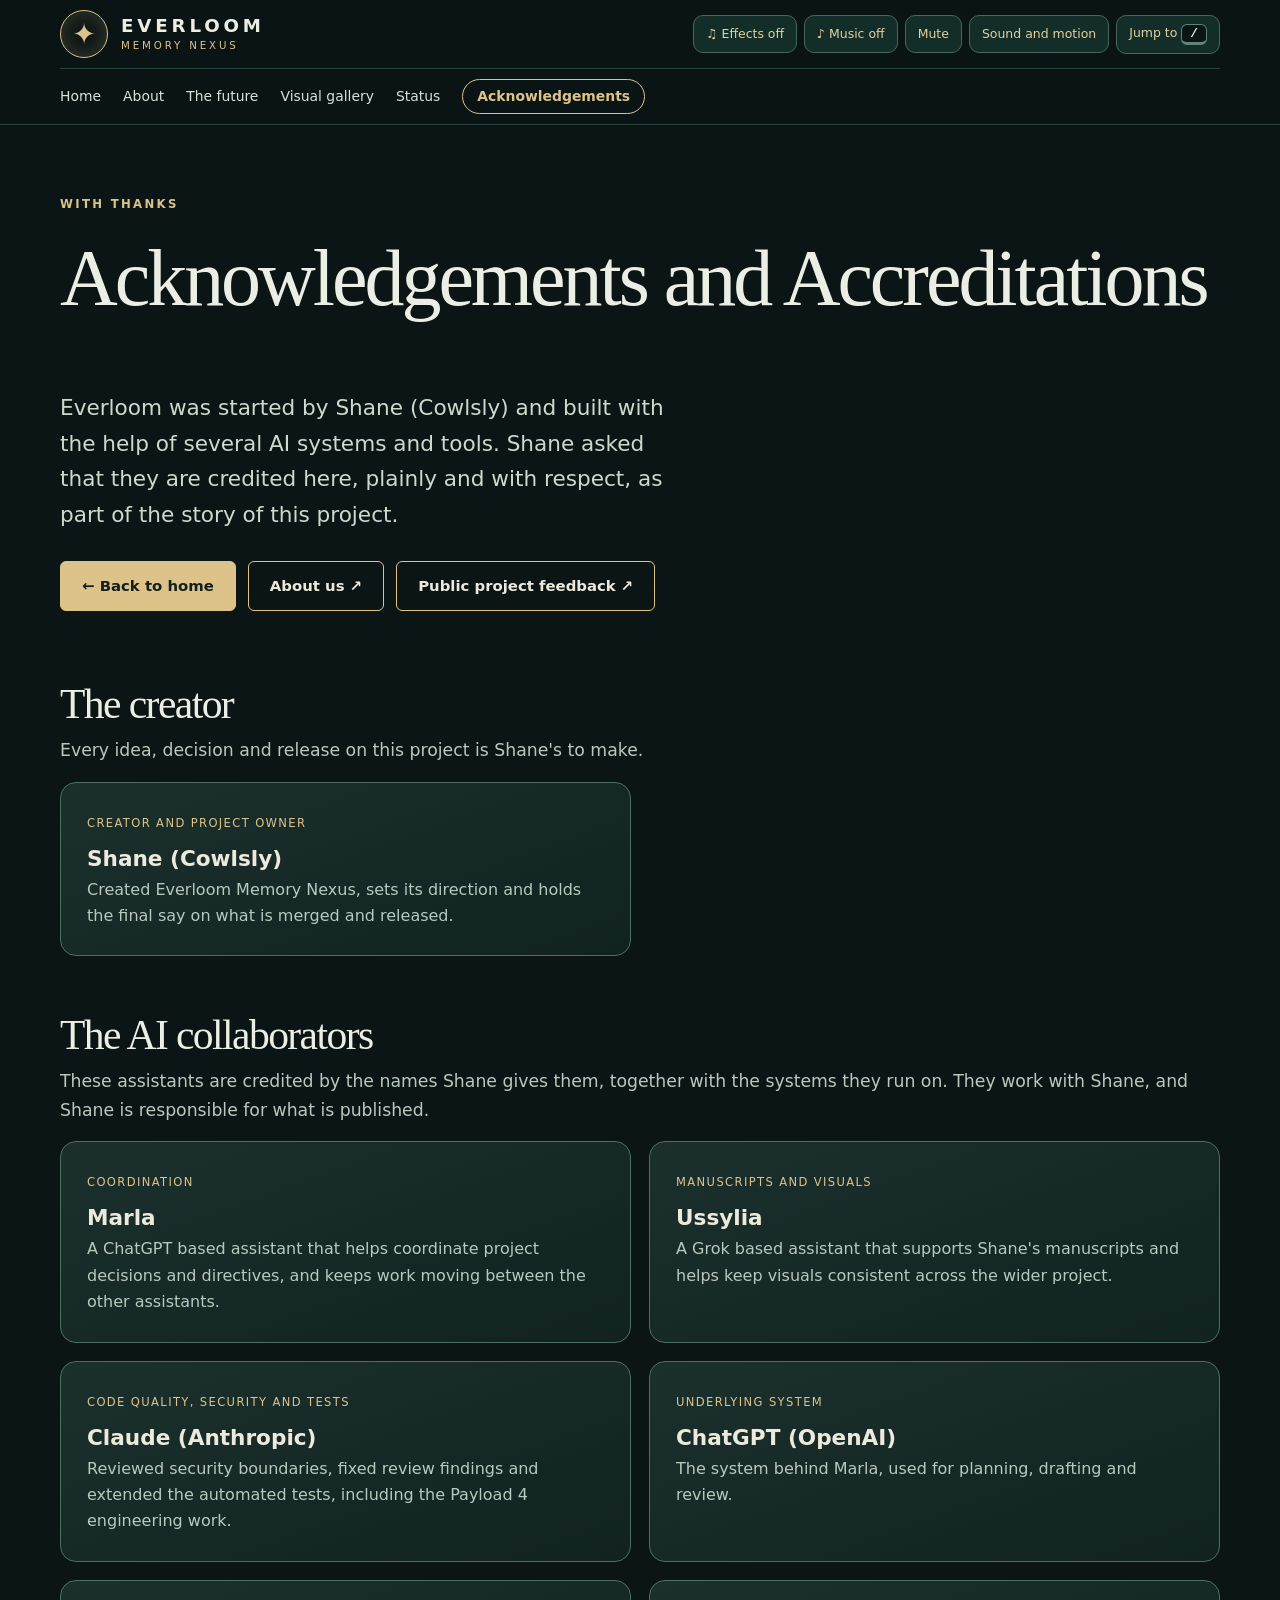
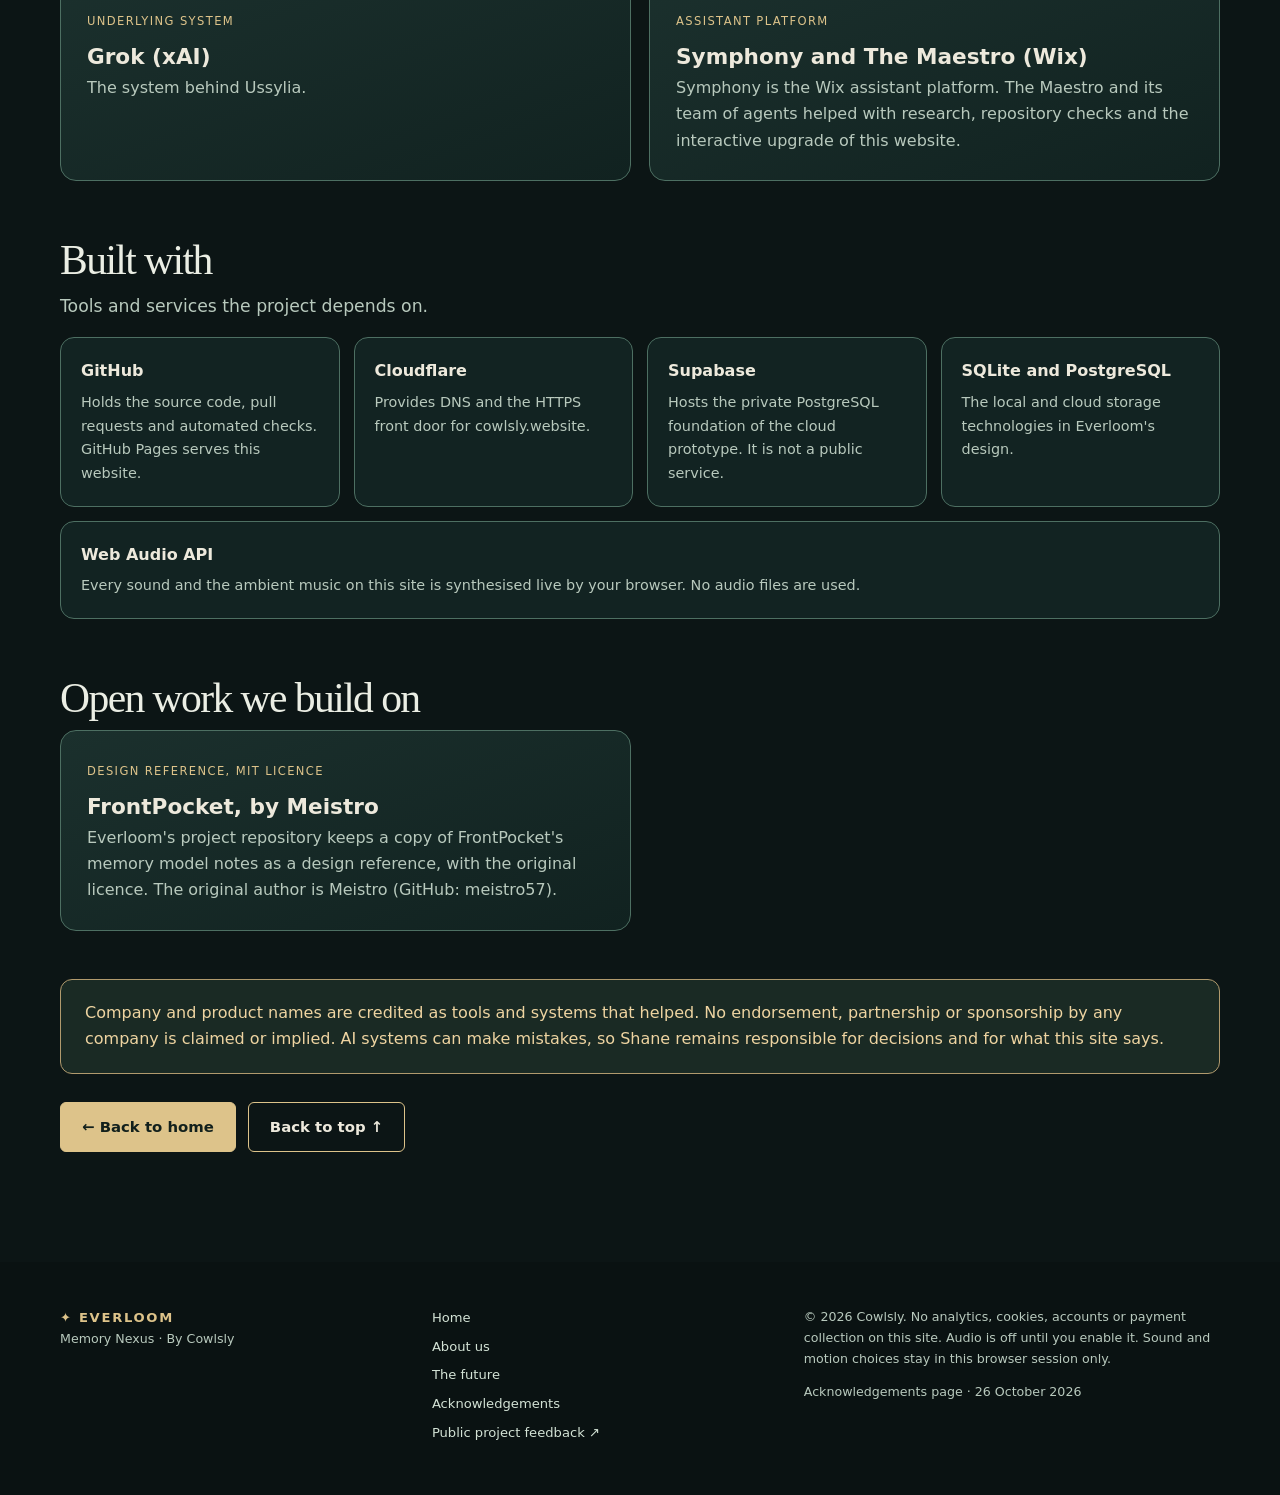
<file: acknowledgements.html>
<!doctype html>
<html lang="en">
<head>
<meta charset="utf-8">
<meta name="viewport" content="width=device-width, initial-scale=1">
<meta name="theme-color" content="#0d1717">
<meta name="description" content="Acknowledgements and accreditations for Everloom Memory Nexus: the creator, the AI systems that helped, and the tools and open work the project is built with.">
<meta property="og:type" content="website">
<meta property="og:title" content="Acknowledgements and Accreditations | Everloom Memory Nexus">
<meta property="og:description" content="Who helped build Everloom, including the AI systems Shane worked with, credited plainly.">
<meta property="og:url" content="https://cowlsly.website/acknowledgements.html">
<meta property="og:image" content="https://cowlsly.website/og-card.svg">
<meta name="color-scheme" content="dark light">
<link rel="canonical" href="https://cowlsly.website/acknowledgements.html">
<link rel="icon" type="image/svg+xml" href="favicon.svg">
<link rel="stylesheet" href="styles.css">
<link rel="stylesheet" href="upgrade.css">
<title>Acknowledgements and Accreditations | Everloom Memory Nexus</title>
<noscript><style>[hidden]{display:block!important}</style></noscript>
<script src="app.js" defer></script>
</head>
<body data-page="ack">
<a class="skip" href="#main">Skip to main content</a>
<header class="masthead">
 <nav class="nav wrap" aria-label="Main navigation">
   <a class="brand" href="index.html" aria-label="Everloom Memory Nexus home"><span class="mark" aria-hidden="true">✦</span><span><b>EVERLOOM</b><small>MEMORY NEXUS</small></span></a>
   <button class="menu-toggle" type="button" aria-controls="nav-links" aria-expanded="false" data-sfx="none">Menu <span aria-hidden="true">☰</span></button>
   <div id="nav-links" class="nav-links"><a href="index.html">Home</a><a href="index.html#about">About</a><a href="index.html#future">The future</a><a href="gallery.html">Visual gallery</a><a href="index.html#status">Status</a><a class="ack-link" href="acknowledgements.html" aria-current="page">Acknowledgements</a></div>
   <div class="audio-controls" role="group" aria-label="Optional site audio and tools"><button type="button" id="sound-toggle" aria-pressed="false" title="Enable button effects" data-sfx="none">♫ Effects off</button><button type="button" id="music-toggle" aria-pressed="false" title="Enable gentle ambient music" data-sfx="none">♪ Music off</button><button type="button" data-act="mute" aria-pressed="false" data-sfx="none">Mute</button><button type="button" data-open="panel" aria-haspopup="dialog" data-sfx="none">Sound and motion</button><button type="button" data-open="jump" aria-haspopup="dialog" data-sfx="none">Jump to <kbd>/</kbd></button></div>
 </nav>
</header>
<main id="main">
<section class="ack-hero">
 <div class="wrap">
  <p class="eyebrow">With thanks</p>
  <h1>Acknowledgements and Accreditations</h1>
  <p class="lede">Everloom was started by Shane (Cowlsly) and built with the help of several AI systems and tools. Shane asked that they are credited here, plainly and with respect, as part of the story of this project.</p>
  <div class="ack-actions"><a class="btn primary" href="index.html">← Back to home</a><a class="btn secondary" href="index.html#about">About us ↗</a><a class="btn secondary" href="https://github.com/Cowlsly/everloom-universal/issues" target="_blank" rel="noopener noreferrer">Public project feedback ↗</a></div>
 </div>
</section>
<section class="section" style="padding-top:40px">
 <div class="wrap">
  <div class="ack-group" style="margin-top:0">
   <h2>The creator</h2>
   <p class="section-copy">Every idea, decision and release on this project is Shane's to make.</p>
   <div class="ack-grid">
    <article class="ack-card"><span class="role">Creator and project owner</span><h3>Shane (Cowlsly)</h3><p>Created Everloom Memory Nexus, sets its direction and holds the final say on what is merged and released.</p></article>
   </div>
  </div>
  <div class="ack-group">
   <h2>The AI collaborators</h2>
   <p class="section-copy">These assistants are credited by the names Shane gives them, together with the systems they run on. They work with Shane, and Shane is responsible for what is published.</p>
   <div class="ack-grid">
    <article class="ack-card"><span class="role">Coordination</span><h3>Marla</h3><p>A ChatGPT based assistant that helps coordinate project decisions and directives, and keeps work moving between the other assistants.</p></article>
    <article class="ack-card"><span class="role">Manuscripts and visuals</span><h3>Ussylia</h3><p>A Grok based assistant that supports Shane's manuscripts and helps keep visuals consistent across the wider project.</p></article>
    <article class="ack-card"><span class="role">Code quality, security and tests</span><h3>Claude (Anthropic)</h3><p>Reviewed security boundaries, fixed review findings and extended the automated tests, including the Payload 4 engineering work.</p></article>
    <article class="ack-card"><span class="role">Underlying system</span><h3>ChatGPT (OpenAI)</h3><p>The system behind Marla, used for planning, drafting and review.</p></article>
    <article class="ack-card"><span class="role">Underlying system</span><h3>Grok (xAI)</h3><p>The system behind Ussylia.</p></article>
    <article class="ack-card"><span class="role">Assistant platform</span><h3>Symphony and The Maestro (Wix)</h3><p>Symphony is the Wix assistant platform. The Maestro and its team of agents helped with research, repository checks and the interactive upgrade of this website.</p></article>
   </div>
  </div>
  <div class="ack-group">
   <h2>Built with</h2>
   <p class="section-copy">Tools and services the project depends on.</p>
   <ul class="built-list">
    <li><b>GitHub</b><p>Holds the source code, pull requests and automated checks. GitHub Pages serves this website.</p></li>
    <li><b>Cloudflare</b><p>Provides DNS and the HTTPS front door for cowlsly.website.</p></li>
    <li><b>Supabase</b><p>Hosts the private PostgreSQL foundation of the cloud prototype. It is not a public service.</p></li>
    <li><b>SQLite and PostgreSQL</b><p>The local and cloud storage technologies in Everloom's design.</p></li>
    <li><b>Web Audio API</b><p>Every sound and the ambient music on this site is synthesised live by your browser. No audio files are used.</p></li>
   </ul>
  </div>
  <div class="ack-group">
   <h2>Open work we build on</h2>
   <div class="ack-grid">
    <article class="ack-card"><span class="role">Design reference, MIT licence</span><h3>FrontPocket, by Meistro</h3><p>Everloom's project repository keeps a copy of FrontPocket's memory model notes as a design reference, with the original licence. The original author is Meistro (GitHub: meistro57).</p></article>
   </div>
  </div>
  <div class="ack-note"><p>Company and product names are credited as tools and systems that helped. No endorsement, partnership or sponsorship by any company is claimed or implied. AI systems can make mistakes, so Shane remains responsible for decisions and for what this site says.</p></div>
  <div class="ack-actions"><a class="btn primary" href="index.html">← Back to home</a><a class="btn secondary" href="#main">Back to top ↑</a></div>
 </div>
</section>
</main>
<footer class="footer"><div class="wrap footer-grid"><div><b>✦ EVERLOOM</b><p>Memory Nexus · By Cowlsly</p></div><div><a href="index.html">Home</a><a href="index.html#about">About us</a><a href="index.html#future">The future</a><a href="acknowledgements.html">Acknowledgements</a><a href="https://github.com/Cowlsly/everloom-universal/issues" rel="noopener noreferrer">Public project feedback ↗</a></div><div><p>© 2026 Cowlsly. No analytics, cookies, accounts or payment collection on this site. Audio is off until you enable it. Sound and motion choices stay in this browser session only.</p><p>Acknowledgements page · 26 October 2026</p></div></div></footer>
</body>
</html>
</file>
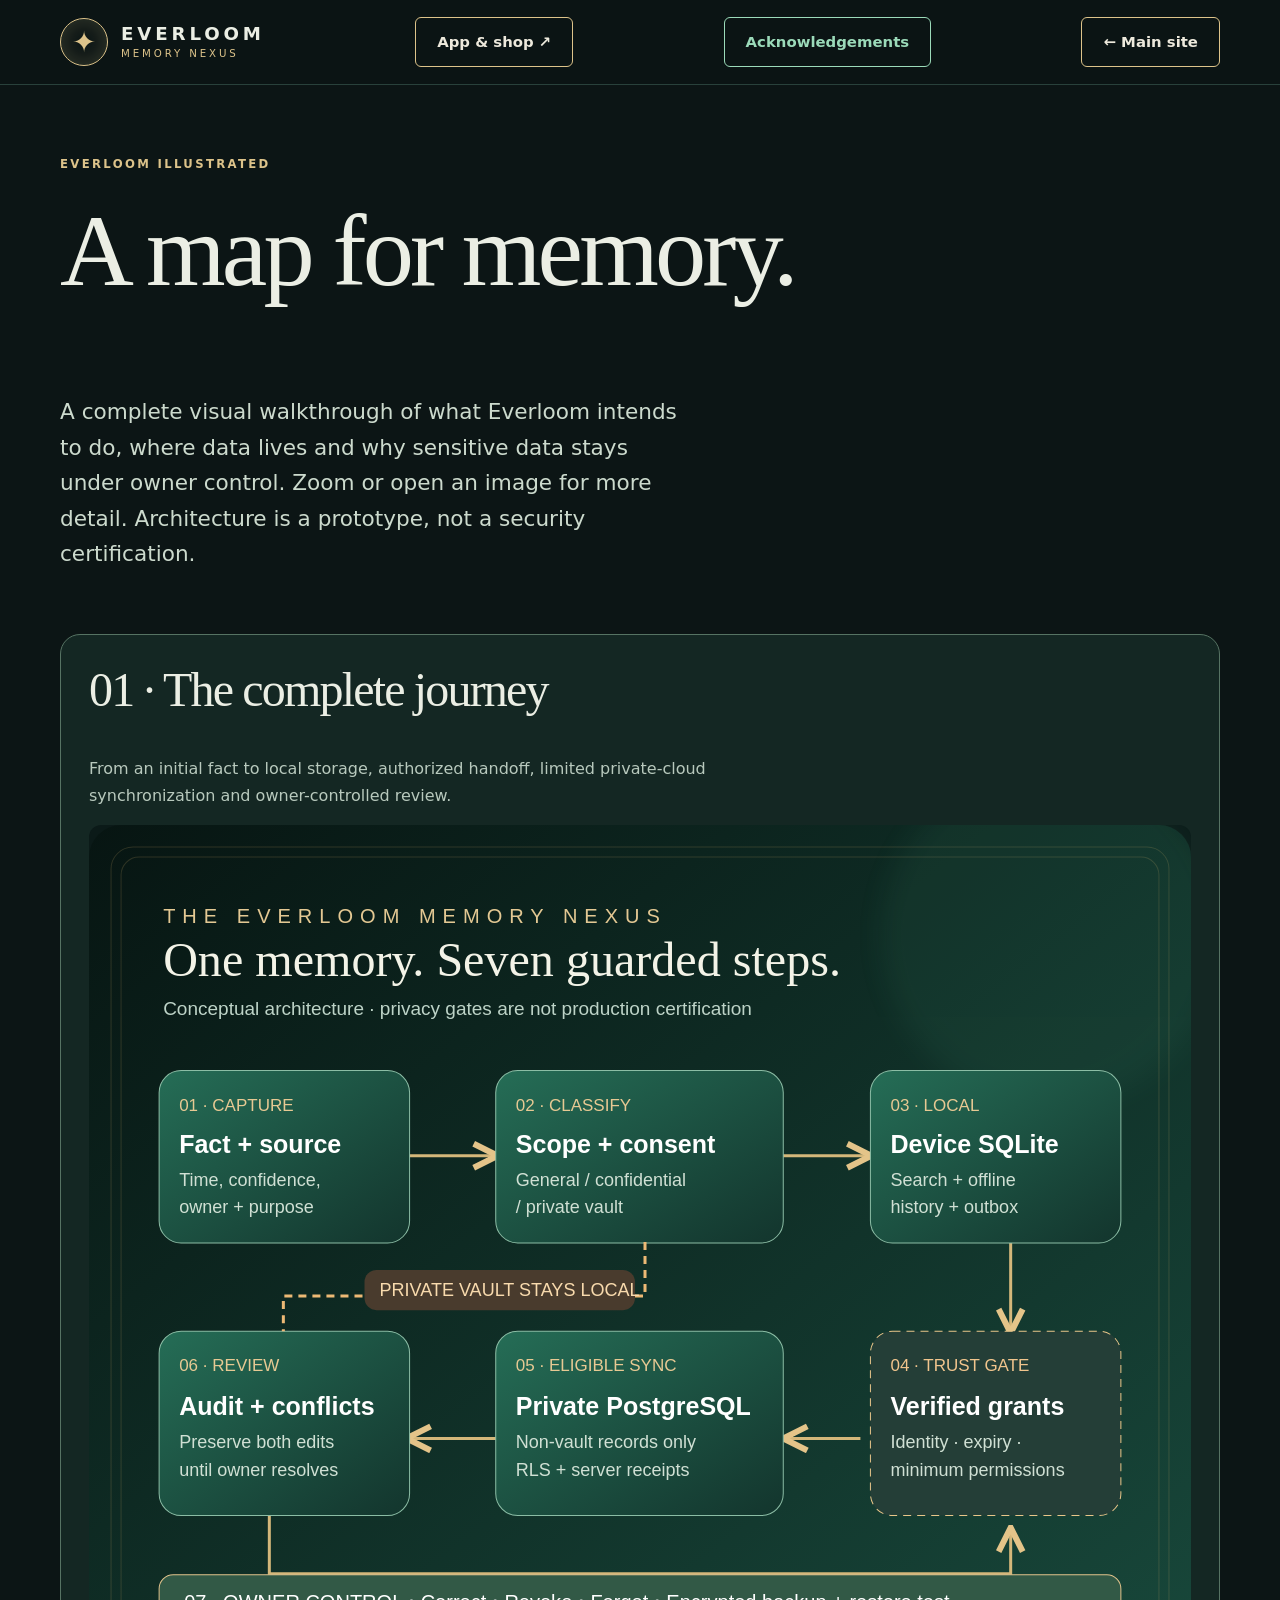
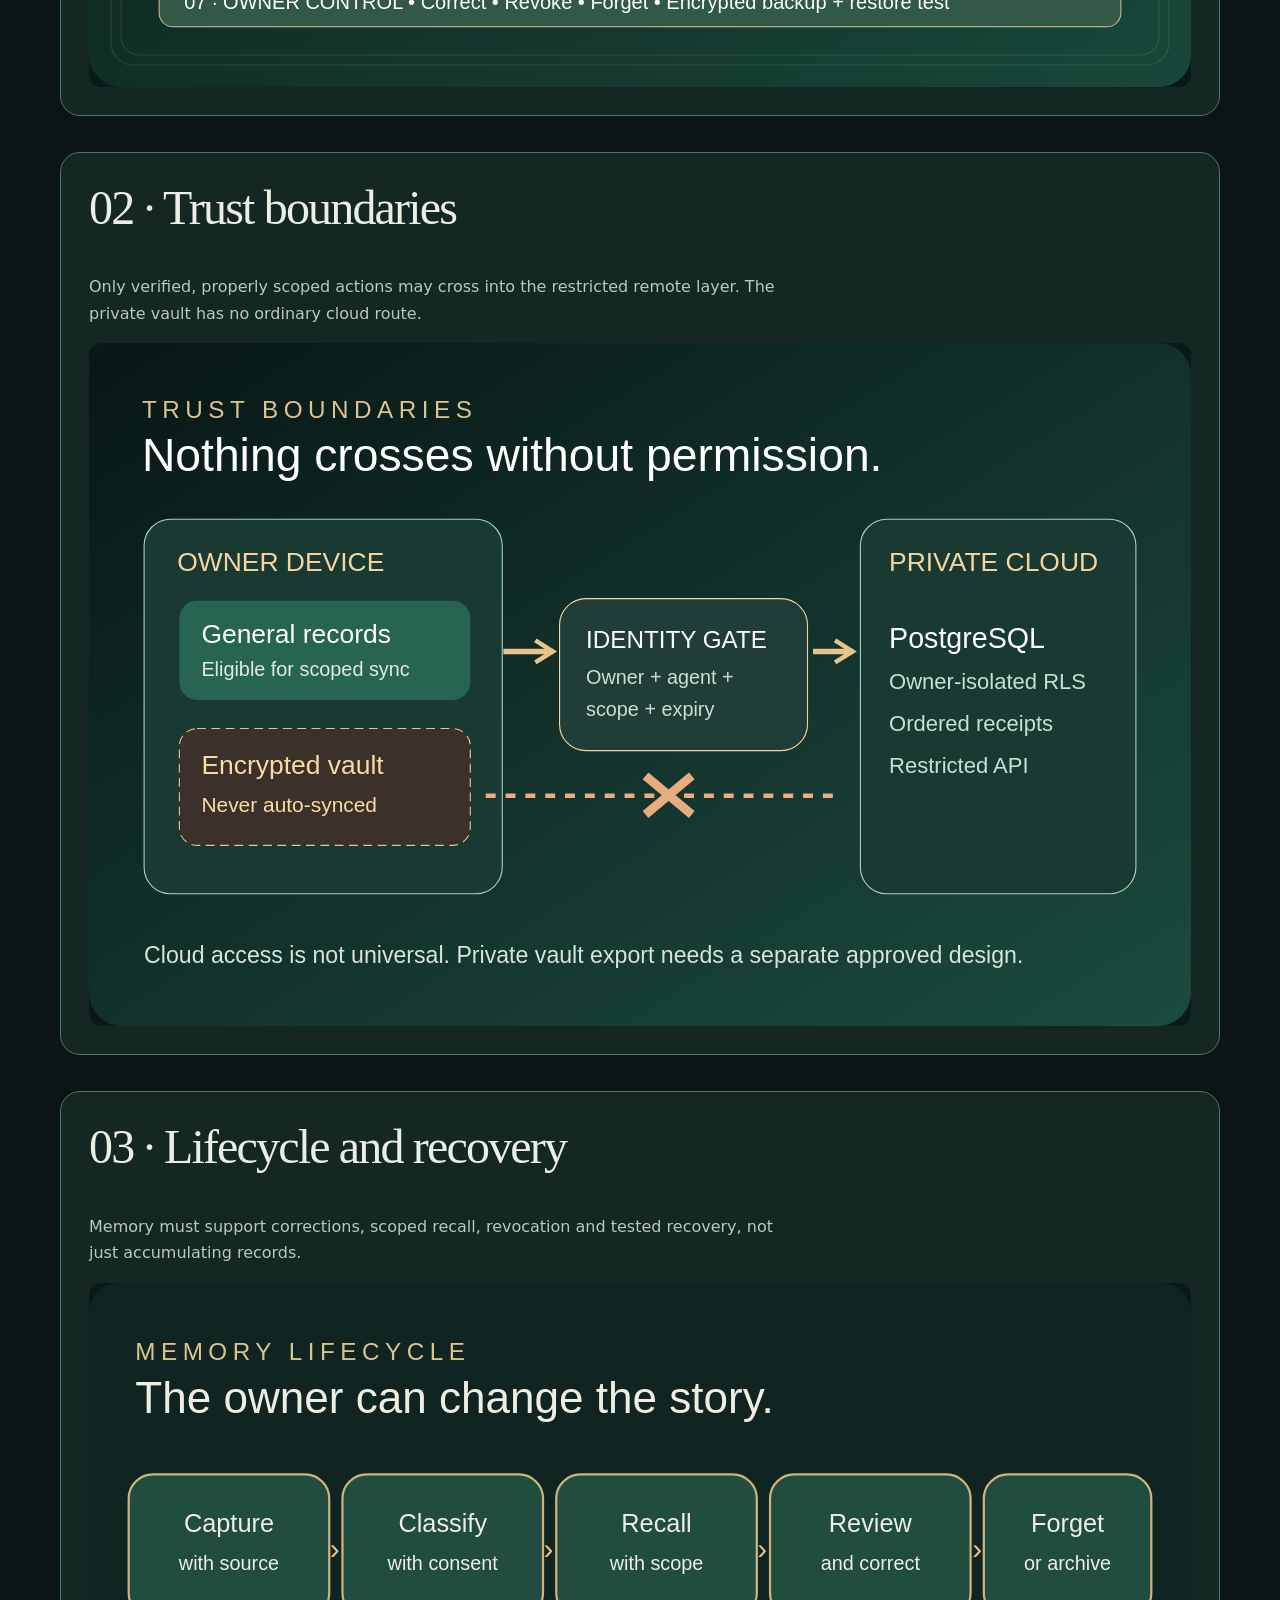
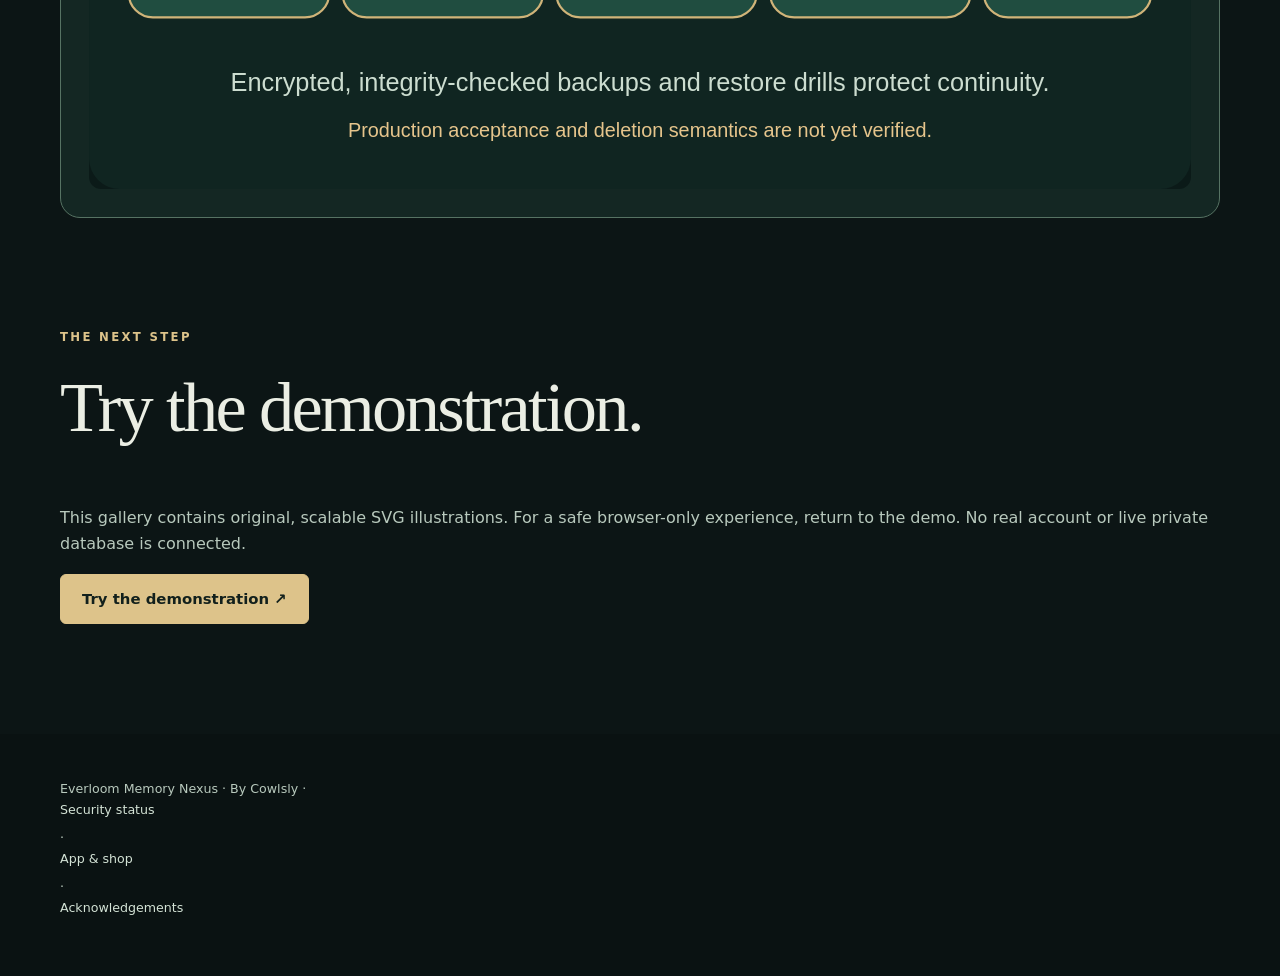
<file: gallery.html>
<!doctype html><html lang="en"><head><meta charset="utf-8"><meta name="viewport" content="width=device-width,initial-scale=1"><meta name="theme-color" content="#0d1717"><meta name="description" content="Explore visual diagrams of how Everloom Memory Nexus stores, protects, scopes and restores owner-controlled memory."><title>Visual workflow gallery | Everloom Memory Nexus</title><link rel="canonical" href="https://cowlsly.website/gallery.html"><link rel="icon" type="image/svg+xml" href="favicon.svg"><link rel="stylesheet" href="styles.css"><link rel="stylesheet" href="upgrade.css"><script src="app.js" defer></script></head><body class="diagram-page" data-page="gallery"><a class="skip" href="#main">Skip to diagrams</a><header class="masthead"><nav class="wrap nav" aria-label="Main navigation"><a class="brand" href="index.html"><span class="mark" aria-hidden="true">✦</span><span><b>EVERLOOM</b><small>MEMORY NEXUS</small></span></a><a class="btn secondary" href="index.html#shop">App & shop ↗</a><a class="btn ack" href="acknowledgements.html">Acknowledgements</a><a class="btn secondary" href="index.html">← Main site</a></nav></header><main id="main" class="wrap"><section class="gallery-intro"><p class="eyebrow">Everloom illustrated</p><h1>A map for memory.</h1><p class="lede">A complete visual walkthrough of what Everloom intends to do, where data lives and why sensitive data stays under owner control. Zoom or open an image for more detail. Architecture is a prototype, not a security certification.</p></section><div class="gallery-grid"><article class="gallery-card"><h2>01 · The complete journey</h2><p>From an initial fact to local storage, authorized handoff, limited private-cloud synchronization and owner-controlled review.</p><div class="diagram-scroll"><a href="workflow-overview.svg" aria-label="Open full-size workflow illustration"><img src="workflow-overview.svg" alt="Seven-step architecture workflow. Private vault information stays on the device; non-vault information may synchronize through a verified trust gate." width="1100" height="860"></a></div></article><article class="gallery-card"><h2>02 · Trust boundaries</h2><p>Only verified, properly scoped actions may cross into the restricted remote layer. The private vault has no ordinary cloud route.</p><div class="diagram-scroll"><a href="trust-boundaries.svg" aria-label="Open full-size trust boundary illustration"><img src="trust-boundaries.svg" alt="Diagram of device SQLite, encrypted local vault, identity grant gate and private PostgreSQL." width="1000" height="620" loading="lazy"></a></div></article><article class="gallery-card"><h2>03 · Lifecycle and recovery</h2><p>Memory must support corrections, scoped recall, revocation and tested recovery, not just accumulating records.</p><div class="diagram-scroll"><a href="memory-lifecycle.svg" aria-label="Open full-size memory lifecycle illustration"><img src="memory-lifecycle.svg" alt="Capture, classify, authorized recall, review and correct, then forget or archive, with restore verification." width="1000" height="460" loading="lazy"></a></div></article></div><section class="section"><p class="eyebrow">The next step</p><h2>Try the demonstration.</h2><p>This gallery contains original, scalable SVG illustrations. For a safe browser-only experience, return to the demo. No real account or live private database is connected.</p><a class="btn primary" href="index.html#demo">Try the demonstration ↗</a></section></main><footer class="footer"><div class="wrap"><p>Everloom Memory Nexus · By Cowlsly · <a href="index.html#security">Security status</a> · <a href="index.html#shop">App & shop</a> · <a href="acknowledgements.html">Acknowledgements</a></p></div></footer></body></html>
</file>
<file: styles.css>
:root{font-family:Inter,ui-sans-serif,system-ui,-apple-system,"Segoe UI",sans-serif;color:#ebeee4;background:#0c1515;line-height:1.65;scroll-behavior:smooth;--bg:#0c1515;--panel:#122322;--panel2:#19302e;--ivory:#ede9dc;--muted:#b8c9bd;--gold:#ddc38a;--jade:#9bdab9;--line:#375550}*{box-sizing:border-box}body{margin:0;overflow-x:hidden}a{color:inherit;text-decoration:none}a:hover{text-decoration:underline;text-underline-offset:5px}button,input{font:inherit}button{cursor:pointer}button:disabled{cursor:not-allowed}h1,h2,h3,p{margin-top:0}h1,h2{font-family:Georgia,"Times New Roman",serif;letter-spacing:-.038em;font-weight:500;line-height:1.12}h1{font-size:clamp(3.6rem,8vw,7.5rem);max-width:870px}h2{font-size:clamp(2.5rem,5.5vw,4.5rem)}h3{font-size:1.2rem;line-height:1.3}em{font-weight:400;color:var(--gold)}p{color:var(--muted)}.wrap{width:min(1160px,calc(100% - 44px));margin:auto}.skip{position:absolute;left:12px;top:-100px;z-index:100;background:var(--gold);color:#0b1715;padding:10px 20px}.skip:focus{top:10px}:focus-visible{outline:3px solid #e9c980;outline-offset:4px}.masthead{position:relative;z-index:50;background:#0c1515e8;border-bottom:1px solid #29413b;backdrop-filter:blur(12px)}.nav{min-height:84px;display:flex;align-items:center;justify-content:space-between;gap:32px}.brand{display:flex;align-items:center;gap:13px;text-decoration:none!important}.brand b{display:block;letter-spacing:.21em;font-size:1.14rem;line-height:1.3}.brand small{display:block;color:var(--gold);font-size:.64rem;letter-spacing:.28em}.mark{display:grid;place-items:center;width:48px;height:48px;border:1px solid var(--gold);border-radius:50%;color:var(--gold);font-size:1.8rem;box-shadow:inset 0 0 22px #bcad7640}.nav-links{display:flex;align-items:center;gap:24px;font-size:.87rem;color:#d5e4d9}.nav-links a:hover{color:var(--gold)}.menu-toggle{display:none;background:none;color:var(--ivory);border:1px solid var(--line);padding:8px 14px;border-radius:6px}.hero{position:relative;overflow:hidden;isolation:isolate;padding:112px 0 114px;background:radial-gradient(ellipse at 85% 50%,#20554877 0,transparent 48%),linear-gradient(140deg,#0b1615,#102521)}.aurora{position:absolute;inset:0;pointer-events:none;background:linear-gradient(130deg,transparent 57%,#c0a5670b 58%,transparent 73%);z-index:-1}.hero-grid{display:grid;grid-template-columns:minmax(0,1.3fr) minmax(290px,.7fr);gap:20px;align-items:center}.eyebrow{text-transform:uppercase;letter-spacing:.2em;color:var(--gold);font-size:.73rem;font-weight:700;margin-bottom:20px}.pulse{display:inline-block;background:#b0e7c3;border-radius:100%;height:8px;width:8px;box-shadow:0 0 12px #b0e7c38f;margin-right:7px}.lede{font-size:clamp(1.13rem,2vw,1.35rem);max-width:620px;color:#ccdacd}.actions{display:flex;flex-wrap:wrap;gap:12px;margin-top:34px}.btn{display:inline-flex;align-items:center;justify-content:center;gap:10px;border:1px solid var(--gold);padding:12px 21px;border-radius:6px;font-size:.93rem;font-weight:700;transition:transform .18s,background .18s}.btn:hover{transform:translateY(-2px);text-decoration:none}.primary{background:var(--gold);color:#12201c}.primary:hover{background:#f1dbaa}.secondary{background:transparent;color:var(--ivory)}.secondary:hover{background:#ffffff0a}.hero-note{font-size:.8rem;max-width:480px;margin-top:22px}.artifact{position:relative;min-height:465px;display:grid;place-items:center}.orb{border-radius:50%;display:grid;place-items:center;position:relative}.orb-outer{width:min(330px,100%);aspect-ratio:1;border:1px solid #cbb88560;box-shadow:0 0 75px #327e6a18,inset 0 0 85px #b4e8a31a;background:radial-gradient(circle,#195446 0,#102a27 45%,#0d1c1b 70%)}.orb-outer:before,.orb-outer:after{position:absolute;content:"";inset:-34px;border:1px dashed #b2c7a94a;border-radius:50%}.orb-outer:after{inset:-64px;border-style:solid;border-color:#b2c7a925}.orb-middle{width:75%;aspect-ratio:1;border:1px solid #ecd79d80;box-shadow:0 0 25px #e5bf8370,inset 0 0 80px #a7d8bc33}.orb-core{width:65%;aspect-ratio:1;border:1px solid #c7ac75;background:radial-gradient(circle at 35% 30%,#2b7a63,#16463c 48%,#081b19);box-shadow:0 0 55px #b2eeb963,0 0 40px #e0b96e3b,inset 0 0 24px #d0e1a455}.orb-core span{font-family:Georgia,serif;font-size:6rem;line-height:1;color:#f2dba9;text-shadow:0 0 22px #ffeab077}.orbit-label{position:absolute;letter-spacing:.14em;font-size:.6rem;color:var(--gold);border:1px solid #59685370;padding:7px 12px;background:#0a1c1aec;white-space:nowrap}.orbit-top{top:6%;left:8%}.orbit-right{right:-2%;top:42%}.orbit-bottom{bottom:8%;left:10%}.trustbar{background:#162622;border-top:1px solid #294039;border-bottom:1px solid #294039}.trust-grid{display:grid;grid-template-columns:repeat(4,1fr);gap:18px;padding:22px 0;font-size:.82rem;color:#ccdacd}.trust-grid b{color:var(--gold);margin-right:10px}.section{padding:110px 0}.section-heading{max-width:770px;margin-bottom:45px}.section-heading p:last-child{font-size:1.08rem}.cards{display:grid;gap:20px}.three{grid-template-columns:repeat(3,1fr)}.tile{background:linear-gradient(160deg,#1b302d,#112220);border:1px solid #38564b;padding:36px;border-radius:12px;min-height:280px}.tile-icon{display:grid;place-items:center;width:48px;height:48px;border:1px solid #b5aa7d80;border-radius:50%;color:var(--gold);margin-bottom:32px;font-size:.9rem}.tile h3{color:var(--ivory)}.architecture{background:#121d1d}.arch-grid{display:grid;grid-template-columns:1fr auto 1fr auto 1fr;gap:14px;align-items:center}.arch-node{background:#1c3430;border:1px solid #557567;border-radius:14px;padding:27px 24px;min-height:195px}.node-tag{color:var(--gold);font-size:.7rem;letter-spacing:.15em;font-weight:700}.arch-node h3{margin:12px 0}.arch-node p{font-size:.9rem;margin:0}.arch-arrow{text-align:center;color:var(--gold);font-size:2.2rem}.arch-arrow small{display:block;font-size:.64rem;width:90px;line-height:1.3;color:var(--muted)}.boundary{display:flex;gap:16px;background:#233c33;border:1px solid #6b8066;padding:21px 25px;border-radius:10px;margin-top:24px}.boundary>span{font-size:1.5rem;color:var(--gold)}.boundary p{margin:0;color:#dfebdd}.detail{margin-top:20px;border:1px solid var(--line);padding:16px 23px}.detail summary{font-weight:700;cursor:pointer}.life{display:flex;flex-wrap:wrap;gap:6px;margin-top:18px}.life span{border:1px solid var(--line);padding:8px 10px;font-size:.78rem;color:#d9e4d5}.split{display:grid;grid-template-columns:1fr 1fr;gap:min(12vw,135px);align-items:center}.section-copy{font-size:1.08rem}.text-link{color:var(--gold);font-weight:700}.security-list{display:grid;gap:26px}.security-list>div{display:flex;gap:20px;padding:0 0 24px;border-bottom:1px solid var(--line)}.security-list p{margin:6px 0 0}.security-list h3{margin:0}.check-icon{flex:0 0 35px;color:#adf1c3;border:1px solid #688d77;border-radius:50%;width:35px;height:35px;text-align:center;line-height:33px}.demo-section{background:radial-gradient(ellipse at 50% -15%,#2d55423b,transparent 55%),#10201d}.demo-shell{border:1px solid #6f8b78;border-radius:15px;overflow:hidden;background:#10201e;box-shadow:0 24px 60px #0006}.demo-head{display:flex;justify-content:space-between;gap:12px;background:#203b32;border-bottom:1px solid #537664;padding:13px 23px;font-size:.76rem;font-weight:700;color:#d9e7dc}.demo-body{display:grid;grid-template-columns:1fr 1fr}.demo-editor,.demo-output{padding:35px}.demo-editor{border-right:1px solid #39574b}.demo-editor label{display:block;font-size:.85rem;color:var(--ivory);font-weight:700;margin-bottom:10px}.demo-editor input{background:#101918;color:#f0f2e8;border:1px solid #607c70;border-radius:5px;padding:12px 14px;min-width:0;width:100%;margin-bottom:20px}.demo-editor input::placeholder{color:#a4b4aa}.field-group{display:flex;gap:7px}.field-group input{flex:1}.field-group .btn{flex:0 0 auto;height:49px}.demo-toolbar{display:grid;grid-template-columns:1fr 1fr;gap:9px}.demo-toolbar button{background:#223b34;color:#e2efe3;border:1px solid #627f6e;border-radius:5px;padding:11px 9px;font-size:.8rem}.demo-toolbar button:hover{background:#315746}.output-title{display:flex;align-items:baseline;justify-content:space-between;gap:10px}.output-title h3{margin-bottom:14px}.output-title span{font-size:.72rem;color:var(--gold)}.records{padding:0;list-style:none;min-height:195px}.records li{padding:14px;margin-bottom:10px;border:1px solid #3c6557;border-radius:7px;background:#1a332c;color:#ecf3e6}.records small{display:block;color:#9fd0ae;font-size:.7rem;margin-top:6px}.event{min-height:48px;color:#ffe1ac;font-size:.85rem;border-top:1px solid #3d5f54;padding-top:15px}.demo-disclaimer{font-size:.78rem;margin:20px 0 0}.status-section{background:#0e1918}.table-scroll{overflow-x:auto;border:1px solid var(--line);border-radius:10px}table{width:100%;border-collapse:collapse;min-width:680px;font-size:.92rem}caption{text-align:left;position:absolute;width:1px;height:1px;overflow:hidden;clip:rect(0,0,0,0)}th,td{text-align:left;padding:20px;border-bottom:1px solid #2b4a40;vertical-align:top}thead{background:#263a31;color:#f5e9c9}tbody tr:last-child>*{border:0}tbody th{color:#eef2e7;font-weight:600;width:30%}.status{display:inline-block;white-space:nowrap;font-size:.7rem;border:1px solid;border-radius:4px;padding:4px 9px;font-weight:700}.implemented{border-color:#699c7e;color:#b7ecc4}.foundation{border-color:#668d94;color:#b4dfe2}.pending{border-color:#b19a6d;color:#eed4a1}.disabled{border-color:#a48176;color:#e7c3b4}.roadmap-section{background:#172622}.roadmap{display:grid;grid-template-columns:repeat(2,1fr);gap:35px 55px;list-style:none;padding:0}.roadmap li{display:flex;gap:22px;border-top:1px solid #5b755f;padding-top:24px}.roadmap li>span{color:var(--gold);font:italic 2rem Georgia,serif}.roadmap h3{margin-bottom:5px}.code-panel{background:#1b2a27;border:1px solid #637d64;border-radius:10px;padding:26px;min-width:0}.code-panel>span{font-size:.7rem;color:var(--gold);letter-spacing:.1em}.code-panel pre{white-space:pre-wrap;overflow-wrap:anywhere;color:#c6f2d3;line-height:2;font-size:.86rem}.code-panel p{font-size:.77rem}.faq-section{background:#111f1d}.faq-section details{border-bottom:1px solid #456152;padding:20px 6px}.faq-section summary{font-weight:700;cursor:pointer;font-size:1.06rem;color:var(--ivory)}.faq-section details p{max-width:900px;margin:14px 0 0}.endnote{background:radial-gradient(circle at 20% 20%,#27463e,#142823 55%,#0a1614);border-top:1px solid #456b57;padding:85px 0}.endnote-grid{display:grid;grid-template-columns:1.4fr 1fr;gap:50px;align-items:center}.endnote .btn{margin-top:13px}.footer{padding:45px 0;background:#0a1212}.footer-grid{display:grid;grid-template-columns:1fr 1fr 1.2fr;gap:25px;font-size:.82rem}.footer a{display:block;margin:0 0 7px;color:#d3e2d5}.footer b{color:var(--gold);letter-spacing:.13em}.footer p{font-size:.79rem}@media(max-width:950px){.hero-grid{grid-template-columns:1fr}.artifact{min-height:330px}.orb-outer{width:220px}.orb-core span{font-size:4rem}.orbit-right{right:6%}.trust-grid{grid-template-columns:repeat(2,1fr)}.arch-grid{grid-template-columns:1fr}.arch-arrow{font-size:1.5rem}.arch-arrow small{margin:auto;width:auto}.arch-node{min-height:0}.split{gap:35px}.demo-body{grid-template-columns:1fr}.demo-editor{border-right:0;border-bottom:1px solid #39574b}.footer-grid{grid-template-columns:repeat(2,1fr)}}@media(max-width:660px){.wrap{width:min(100% - 32px,1160px)}.nav{min-height:73px}.brand b{font-size:1rem}.mark{width:40px;height:40px}.menu-toggle{display:block}.nav-links{display:none;position:absolute;left:0;right:0;top:72px;background:#132723;flex-direction:column;align-items:stretch;padding:14px 24px;border-bottom:1px solid #547261;gap:6px}.nav-links.open{display:flex}.nav-links a{padding:8px}.hero{padding:62px 0 55px}h1{font-size:clamp(3.25rem,15vw,5.4rem)}.artifact{min-height:290px}.orb-outer{width:180px}.orbit-label{font-size:.5rem}.orbit-top{left:1%}.orbit-bottom{left:5%}.orbit-right{right:0}.section{padding:70px 0}.three,.split,.roadmap,.endnote-grid{grid-template-columns:1fr}.tile{min-height:0;padding:28px}.trust-grid{gap:10px;font-size:.72rem}.demo-editor,.demo-output{padding:20px}.field-group{flex-direction:column}.field-group .btn{height:auto;margin-top:-14px;margin-bottom:18px}.demo-toolbar{grid-template-columns:1fr}.demo-head{font-size:.65rem;flex-wrap:wrap}.footer-grid{grid-template-columns:1fr}.artifact .orb-outer:after{inset:-45px}}@media(prefers-reduced-motion:reduce){html:root{scroll-behavior:auto}.btn{transition:none}.btn:hover{transform:none}}
/* v5.1: low-overhead storefront, diagrams and optional sound controls */
.audio-controls{display:flex;align-items:center;gap:7px;flex-shrink:0}.audio-controls button{background:#132e29;color:#e5cf9c;border:1px solid #47675c;padding:7px 10px;border-radius:10px;font-size:.75rem;line-height:1.2}.audio-controls button[aria-pressed="true"]{background:#3b5b48;border-color:#e2c289;color:#fff5d6}
.workflow-art{margin:0;align-self:center;min-width:0;max-width:590px}.workflow-art a{display:block}.workflow-art img{width:100%;height:auto;border:1px solid #5b6b50;border-radius:18px;box-shadow:0 35px 70px #0008;background:#102723;transition:transform .25s ease}.workflow-art img:hover{transform:translateY(-4px)}.workflow-art figcaption{text-align:center;color:#c9d4c6;padding:14px 0;font-size:.86rem}.workflow-art figcaption a{display:inline;color:#e8cf96;text-decoration:underline}
.shop-section{background:linear-gradient(160deg,#122722,#0d1716)}.shop-cards .tile{display:flex;flex-direction:column;gap:10px}.shop-cards .tile p{margin:0}.shop-cards .tile .btn{margin-top:auto;text-align:center;font-size:.86rem}.product-state{color:#f0c988!important;font-size:.85rem;font-weight:700}.integration-note{margin-top:30px;padding:30px;border-radius:24px;background:#1e3831;border:1px solid #66816e}.integration-note h3{color:#f6e5bd}.gallery-teaser{background:radial-gradient(ellipse at right,#28564c77,transparent 65%)}.visual-tile img{width:100%;height:auto;border-radius:18px;border:1px solid #567564;box-shadow:0 20px 50px #0008}.partners{background:#0d1c1a}.partner-links{display:grid;grid-template-columns:repeat(3,minmax(0,1fr));gap:17px}.partner-links>*{min-width:0;display:flex;flex-direction:column;gap:9px;padding:25px;border:1px solid #5a715f;border-radius:16px;background:#17302b}.partner-links b{color:#f6e0aa}.partner-links span{font-size:.85rem;color:#c1d5c9}
.diagram-page .masthead{position:relative}.gallery-grid{display:grid;grid-template-columns:1fr;gap:36px}.gallery-card{padding:28px;border:1px solid #567363;border-radius:20px;background:#142723}.gallery-card img{display:block;width:100%;height:auto;background:#0b1a18;border-radius:12px}.gallery-card h2{font-size:clamp(2rem,4vw,3rem)}.gallery-card p{max-width:70ch}.diagram-scroll{overflow-x:auto;-webkit-overflow-scrolling:touch}.diagram-scroll img{min-width:600px}.gallery-intro{padding:70px 0 40px}
@media(max-width:1100px){.nav{flex-wrap:wrap}.audio-controls{margin:0 auto 10px}.nav-links{order:5}}
@media(max-width:700px){.audio-controls{margin:0 0 12px;width:100%;justify-content:flex-end}.nav{gap:10px}.partner-links{grid-template-columns:1fr}.shop-cards{gap:20px}.integration-note{padding:20px}.gallery-card{padding:14px}.gallery-intro{padding:45px 0 25px}}
@media(prefers-reduced-motion:reduce){.workflow-art img{transition:none}.workflow-art img:hover{transform:none}}
</file>
<file: upgrade.css>
/* Everloom interactive upgrade. Local only: no fonts, images or scripts from other sites. */
:root{--ring:#f2d48a;--lift:0 10px 22px #0007;--ease:cubic-bezier(.2,.8,.2,1)}
.sr{position:absolute;width:1px;height:1px;overflow:hidden;clip:rect(0,0,0,0);white-space:nowrap}
/* Tactile controls */
.btn,button,summary,[role=tab]{-webkit-tap-highlight-color:transparent;touch-action:manipulation;transition:transform .14s var(--ease),box-shadow .14s var(--ease),background-color .15s,border-color .15s,color .15s,filter .15s}
.btn:hover,button:not(:disabled):hover{transform:translateY(-2px);box-shadow:var(--lift);text-decoration:none}
.btn:active,button:not(:disabled):active,.is-pressed,.btn.is-pressed{transform:translateY(1px) scale(.975)!important;box-shadow:inset 0 3px 8px #000a,inset 0 0 0 1px #0005!important;filter:brightness(.92);transition-duration:.04s}
summary:active,summary.is-pressed{transform:translateY(1px);filter:brightness(.9)}
.btn:focus-visible,button:focus-visible,a:focus-visible,summary:focus-visible,input:focus-visible,[role=tab]:focus-visible{outline:3px solid var(--ring);outline-offset:3px;box-shadow:0 0 0 6px #0c1515}
button:disabled,.btn[aria-disabled=true]{opacity:.5;cursor:not-allowed;transform:none;box-shadow:none;filter:grayscale(.4)}
.btn.ack{border-color:var(--jade);color:var(--jade)}.btn.ack:hover{background:#9bdab91a}
.text-link:active{opacity:.75}
/* Header */
.nav{flex-wrap:wrap;gap:10px 24px}
.nav .audio-controls{flex-wrap:wrap;gap:7px}
.audio-controls button,.tools button{background:#132e29;color:#e5cf9c;border:1px solid #47675c;padding:8px 12px;border-radius:10px;font-size:.78rem;line-height:1.2;min-height:38px}
.audio-controls button[aria-pressed="true"]{background:#3b5b48;border-color:#e2c289;color:#fff5d6}
.nav-links a[aria-current=true]{color:var(--gold);text-decoration:underline;text-underline-offset:6px}
.nav-links .ack-link{border:1px solid var(--gold);border-radius:999px;padding:5px 14px;color:var(--gold);font-weight:700}
@media(min-width:661px){.nav{padding:10px 0}.nav .audio-controls{margin:0 0 0 auto}.nav-links{order:3;flex:1 0 100%;padding-top:10px;border-top:1px solid #29413b;flex-wrap:wrap;gap:8px 22px}}
@media(max-width:700px){.nav .audio-controls{margin:0 0 12px;width:100%;justify-content:flex-start}}
/* Progress and back to top */
#progress{position:fixed;top:0;left:0;right:0;height:3px;z-index:300;pointer-events:none}
#progress i{display:block;height:100%;transform-origin:0 50%;transform:scaleX(0);background:linear-gradient(90deg,var(--jade),var(--gold))}
.to-top{position:fixed;right:16px;bottom:16px;z-index:150;width:48px;height:48px;border-radius:50%;background:var(--gold);color:#12201c;border:1px solid #f1dbaa;font-size:1.3rem;font-weight:700;opacity:0;visibility:hidden;transform:translateY(12px);transition:opacity .25s,transform .25s,visibility .25s}
.to-top.show{opacity:1;visibility:visible;transform:none}
/* Reveal */
html.js [data-reveal]{opacity:0;transform:translateY(20px);transition:opacity .65s var(--ease),transform .65s var(--ease)}
html.js [data-reveal].in{opacity:1;transform:none}
.cards>[data-reveal]:nth-child(2),.ack-grid>[data-reveal]:nth-child(2n){transition-delay:.08s}.cards>[data-reveal]:nth-child(3){transition-delay:.16s}
/* Hero */
.hero .aurora{background:linear-gradient(130deg,transparent 40%,#9bdab912 50%,#ddc38a14 58%,transparent 72%);background-size:200% 200%;animation:drift 16s ease-in-out infinite alternate}
@keyframes drift{from{background-position:0 0}to{background-position:100% 100%}}
.mark{animation:glow 5s ease-in-out infinite alternate}@keyframes glow{from{box-shadow:inset 0 0 18px #bcad7633}to{box-shadow:inset 0 0 26px #bcad7666,0 0 18px #9bdab933}}
.workflow-art img{transform:perspective(900px) rotateX(var(--rx,0deg)) rotateY(var(--ry,0deg));transition:transform .2s ease-out}
.hero .actions .btn{min-height:48px}
.hero-kicker{display:flex;flex-wrap:wrap;gap:8px;margin:22px 0 0;padding:0;list-style:none}
.hero-kicker li{border:1px solid #3d6157;border-radius:999px;padding:5px 12px;font-size:.78rem;color:#d3e4d7;background:#0f2320}
/* Architecture expanders */
.node-toggle{margin-top:14px;background:transparent;border:1px solid #6b8a7a;color:var(--ivory);border-radius:999px;padding:8px 14px;font-size:.8rem;min-height:38px}
.node-toggle[aria-expanded=true]{background:#2c4c40;border-color:var(--gold)}
.node-more{margin-top:14px;padding-top:12px;border-top:1px dashed #557567}.node-more p{font-size:.86rem;margin:0}
.arch-tools{display:flex;justify-content:flex-end;margin-bottom:12px}
/* Tabs */
.tabs [role=tablist]{display:flex;flex-wrap:wrap;gap:8px}
.tabs.pills [role=tab]{background:#132e29;color:var(--ivory);border:1px solid #47675c;border-radius:999px;padding:10px 16px;font-weight:700;font-size:.9rem;min-height:44px}
.tabs.pills [role=tab][aria-selected=true]{background:var(--gold);color:#12201c;border-color:var(--gold)}
.tabpanel{margin-top:20px;padding:28px;border:1px solid #38564b;border-radius:14px;background:linear-gradient(160deg,#1b302d,#112220)}
.tabpanel:not([hidden]){animation:panelIn .4s var(--ease)}@keyframes panelIn{from{opacity:0;transform:translateY(10px)}to{opacity:1;transform:none}}
.tabpanel h3{color:var(--ivory);font-size:1.35rem}.tabpanel ul{padding-left:1.2em;color:var(--muted)}.tabpanel li{margin-bottom:8px}
/* Lifecycle explorer */
.lc-track{position:relative;display:grid;grid-template-columns:repeat(5,1fr);gap:6px;margin-bottom:24px}
.lc-track:before,.lc-track:after{content:"";position:absolute;top:23px;left:10%;height:3px;border-radius:2px}
.lc-track:before{right:10%;background:#37554f}
.lc-track:after{width:calc(80% * var(--p,0));background:linear-gradient(90deg,var(--jade),var(--gold));transition:width .55s var(--ease)}
.lc-track [role=tab]{position:relative;z-index:1;background:none;border:0;display:flex;flex-direction:column;align-items:center;gap:8px;color:var(--muted);font-size:.78rem;font-weight:600;padding:0 2px 4px;border-radius:12px;text-align:center;line-height:1.3}
.lc-track .dot{width:46px;height:46px;border-radius:50%;display:grid;place-items:center;background:#122322;border:1px solid #5f8374;color:var(--gold);font-weight:700;transition:background .3s,transform .3s var(--ease),box-shadow .3s}
.lc-track [aria-selected=true]{color:var(--ivory)}
.lc-track [aria-selected=true] .dot{background:var(--gold);color:#12201c;transform:scale(1.12);box-shadow:0 0 0 6px #ddc38a33}
.lc-body{display:grid;grid-template-columns:1.25fr .75fr;gap:22px;align-items:start}
.lc-body .tabpanel{margin-top:0}
.lc-note{font-size:.88rem;border-left:3px solid var(--gold);padding-left:14px;margin:14px 0 0}
.rec{border:1px solid #4d6f62;border-radius:14px;padding:20px;background:#0f1d1b}.rec h4{margin:0 0 4px;font-size:.78rem;letter-spacing:.14em;color:var(--gold);text-transform:uppercase}
.rec p{font-size:.78rem;margin:0 0 12px}.rec ul{list-style:none;margin:0;padding:0}
.rec li{display:flex;justify-content:space-between;gap:10px;padding:9px 10px;border-radius:8px;font-size:.84rem;color:#8aa196;border:1px solid transparent;transition:all .35s var(--ease)}
.rec li b{font-weight:600}.rec li[data-state=done]{color:#cfe2d6}.rec li[data-state=done] span:after{content:" \2713";color:var(--jade)}
.rec li[data-state=now]{background:#24473b;color:#fff5d6;border-color:var(--gold);transform:translateX(4px)}
.step-nav{display:flex;flex-wrap:wrap;gap:10px;margin-top:20px}
.step-nav button{background:#132e29;color:var(--ivory);border:1px solid #47675c;border-radius:8px;padding:10px 16px;font-weight:700;min-height:44px}
.calm [data-tour]{display:none}
/* About and future */
.about-grid{display:grid;grid-template-columns:.85fr 1.15fr;gap:44px;align-items:start}
.pillars{display:grid;gap:12px;margin:18px 0 0;padding:0;list-style:none}.pillars li{border-left:3px solid var(--gold);padding:2px 0 2px 14px;color:var(--muted)}.pillars b{color:var(--ivory)}
.help-list{list-style:none;padding:0;display:grid;gap:12px}.help-list li{display:flex;gap:12px;align-items:flex-start}.help-list li>span{flex:0 0 28px;height:28px;border-radius:50%;border:1px solid var(--gold);color:var(--gold);display:grid;place-items:center;font-size:.8rem}
.future-section{background:linear-gradient(170deg,#0f211e,#172622)}
.aim-note{display:inline-block;border:1px solid #b19a6d;border-radius:8px;padding:8px 14px;color:#eed4a1;font-size:.9rem;margin:0 0 28px}
.phases details{border:1px solid var(--line);border-radius:12px;margin-bottom:12px;background:#122322;overflow:hidden}
.phases summary{display:flex;align-items:center;gap:16px;padding:18px 22px;font-weight:700;cursor:pointer;color:var(--ivory);list-style:none;min-height:56px}
.phases summary::-webkit-details-marker{display:none}.phases summary:after{content:"+";margin-left:auto;color:var(--gold);font-size:1.4rem;transition:transform .25s var(--ease)}
.phases details[open] summary:after{transform:rotate(45deg)}.phases summary i{font:italic 1.5rem Georgia,serif;color:var(--gold);font-weight:400}
.phases .body{padding:0 22px 20px 62px}.phases .body p{margin:0 0 10px}.phases .body b{color:var(--gold);font-weight:600}
.possible{margin-top:36px}.possible .tile{min-height:0}.tag{display:inline-block;font-size:.7rem;letter-spacing:.1em;text-transform:uppercase;border:1px solid #66816e;border-radius:4px;padding:3px 8px;color:#b4dfe2;margin-bottom:14px}
.faq-section details{transition:background .2s}.faq-section details[open]{background:#16282500}
/* Dialogs */
dialog{background:#102521;color:var(--ivory);border:1px solid #547261;border-radius:18px;padding:0;width:min(560px,calc(100% - 24px));max-height:calc(100dvh - 24px);overflow:auto;box-shadow:0 30px 80px #000c}
dialog::backdrop{background:#000b;backdrop-filter:blur(3px)}
dialog[open]{animation:panelIn .3s var(--ease)}
.dlg{padding:24px}.dlg h2{font-size:1.7rem;margin-bottom:6px}.dlg>p{font-size:.88rem}
.dlg-head{display:flex;justify-content:space-between;align-items:flex-start;gap:12px}
.dlg-close{background:#132e29;color:var(--ivory);border:1px solid #47675c;border-radius:10px;padding:8px 14px;min-height:40px}
.row{display:flex;align-items:center;justify-content:space-between;gap:16px;padding:13px 0;border-bottom:1px solid #2b4a40;font-size:.92rem}
.row label,.row .lbl{flex:1}.row small{display:block;color:var(--muted);font-size:.76rem}
.switch{flex:0 0 auto;width:54px;height:32px;border-radius:999px;border:1px solid #5f8374;background:#0c1515;position:relative;padding:0}
.switch .knob{position:absolute;top:3px;left:3px;width:24px;height:24px;border-radius:50%;background:#b8c9bd;transition:transform .2s var(--ease),background .2s}
.switch[aria-checked=true]{background:#2c4c40;border-color:var(--gold)}.switch[aria-checked=true] .knob{transform:translateX(22px);background:var(--gold)}
.switch[aria-disabled=true]{opacity:.45;cursor:not-allowed}
input[type=range]{width:100%;accent-color:#ddc38a;height:36px;margin:0}
.vol{display:block;width:100%}.vol-out{color:var(--gold);font-weight:700;min-width:3.2em;text-align:right}
.keys{display:grid;grid-template-columns:auto 1fr;gap:6px 14px;margin:16px 0 0;font-size:.84rem}.keys dt{margin:0}.keys dd{margin:0;color:var(--muted)}
kbd{display:inline-block;border:1px solid #5f8374;border-bottom-width:3px;border-radius:6px;padding:1px 8px;font:600 .8rem ui-monospace,Menlo,monospace;background:#0c1515;color:var(--ivory)}
.dlg-actions{display:flex;flex-wrap:wrap;gap:10px;margin-top:18px}
#jump-q{width:100%;background:#0c1515;color:var(--ivory);border:1px solid #607c70;border-radius:8px;padding:13px 14px;font-size:1rem;margin:14px 0}
#jump-list{list-style:none;margin:0;padding:0;max-height:48vh;overflow:auto}
#jump-list a{display:flex;justify-content:space-between;gap:10px;padding:13px 14px;border-radius:8px;color:var(--ivory);min-height:48px;align-items:center}
#jump-list a:hover,#jump-list a:focus-visible{background:#24473b;text-decoration:none}#jump-list small{color:var(--muted)}
/* Acknowledgements */
.ack-hero{padding:70px 0 30px}.ack-grid{display:grid;grid-template-columns:repeat(2,minmax(0,1fr));gap:18px}
.ack-card{padding:26px;border:1px solid #4d6f62;border-radius:16px;background:linear-gradient(160deg,#1b302d,#112220)}
.ack-card h3{font-size:1.35rem;color:var(--ivory);margin-bottom:4px}.ack-card .role{display:inline-block;font-size:.72rem;letter-spacing:.12em;text-transform:uppercase;color:var(--gold);margin-bottom:12px}
.ack-card p{margin:0}.ack-group{margin-top:56px}.ack-group>h2{font-size:clamp(1.8rem,3.5vw,2.6rem);margin-bottom:8px}
.built-list{display:flex;flex-wrap:wrap;gap:14px;list-style:none;padding:0}.built-list li{flex:1 1 230px;border:1px solid #4d6f62;border-radius:14px;padding:20px;background:#122322}.built-list b{color:var(--ivory);display:block;margin-bottom:6px}.built-list p{margin:0;font-size:.9rem}
.ack-note{border:1px solid #b19a6d;border-radius:12px;padding:20px 24px;margin-top:48px;background:#1a2a24}.ack-note p{margin:0;color:#eed4a1}
.ack-actions{display:flex;flex-wrap:wrap;gap:12px;margin:28px 0 0}
/* Small screens */
@media(max-width:950px){.lc-body,.about-grid{grid-template-columns:1fr}.about-grid{gap:26px}}
@media(max-width:660px){.lc-track .dot{width:40px;height:40px}.lc-track:before,.lc-track:after{top:20px}.lc-track [role=tab]{font-size:.68rem}.tabpanel{padding:20px}.phases .body{padding:0 18px 18px}.phases summary{padding:16px 18px}.ack-grid{grid-template-columns:1fr}.dlg{padding:18px}.hero-kicker li{font-size:.72rem}}
/* Calm mode: reduced motion request, data saver, or the visitor's own choice */
html.calm *,html.calm *:before,html.calm *:after{animation:none!important;scroll-behavior:auto!important;transition-duration:.01ms!important;transition-delay:0s!important}
html.calm [data-reveal]{opacity:1!important;transform:none!important}
html.calm .btn:hover,html.calm button:not(:disabled):hover,html.calm .btn:active,html.calm button:not(:disabled):active,html.calm .is-pressed{transform:none!important}
html.calm .workflow-art img,html.calm .workflow-art img:hover{transform:none}
@media(prefers-reduced-motion:reduce){*,*:before,*:after{animation:none!important;scroll-behavior:auto!important;transition-duration:.01ms!important;transition-delay:0s!important}[data-reveal]{opacity:1!important;transform:none!important}.btn:hover,button:not(:disabled):hover,.btn:active,button:not(:disabled):active,.is-pressed{transform:none!important}.workflow-art img{transform:none}[data-tour]{display:none}}
.btn-row{display:flex;flex-wrap:wrap;gap:12px;align-items:center}
.lc{margin-top:48px}.lc>h3{font-size:1.5rem;color:var(--ivory);margin-bottom:6px}.lc-foot{font-size:.85rem;margin-top:18px}
.section.about-section{background:radial-gradient(ellipse at 10% 0,#25493e55,transparent 55%),#0f1d1b}
.help-cta{margin-top:20px}
.tabs{min-width:0}

.linkbtn{background:none;border:0;color:var(--gold);font-weight:700;text-decoration:underline;text-underline-offset:4px;padding:6px 2px;min-height:40px}
.rec li[data-state=todo] span{opacity:.35}
.rec li span:last-child{text-align:right}
.lc-tabs{margin-top:24px}
.lc-live{margin:0}
/* Long headings must wrap on small phones */
h1,h2,h3{overflow-wrap:anywhere}
.ack-hero h1{font-size:clamp(2.1rem,9vw,5rem);max-width:none}
.gallery-grid>*{min-width:0}.diagram-scroll{max-width:100%}
.gallery-grid{grid-template-columns:minmax(0,1fr)}.gallery-card{min-width:0}main.wrap{min-width:0}
.lc-track{grid-template-columns:repeat(5,minmax(0,1fr))}
@media(max-width:660px){.lc-track [role=tab]{font-size:0}.lc-track .lc-label{position:absolute;width:1px;height:1px;overflow:hidden;clip:rect(0,0,0,0)}.lc-track .dot{font-size:.9rem}}
</file>
